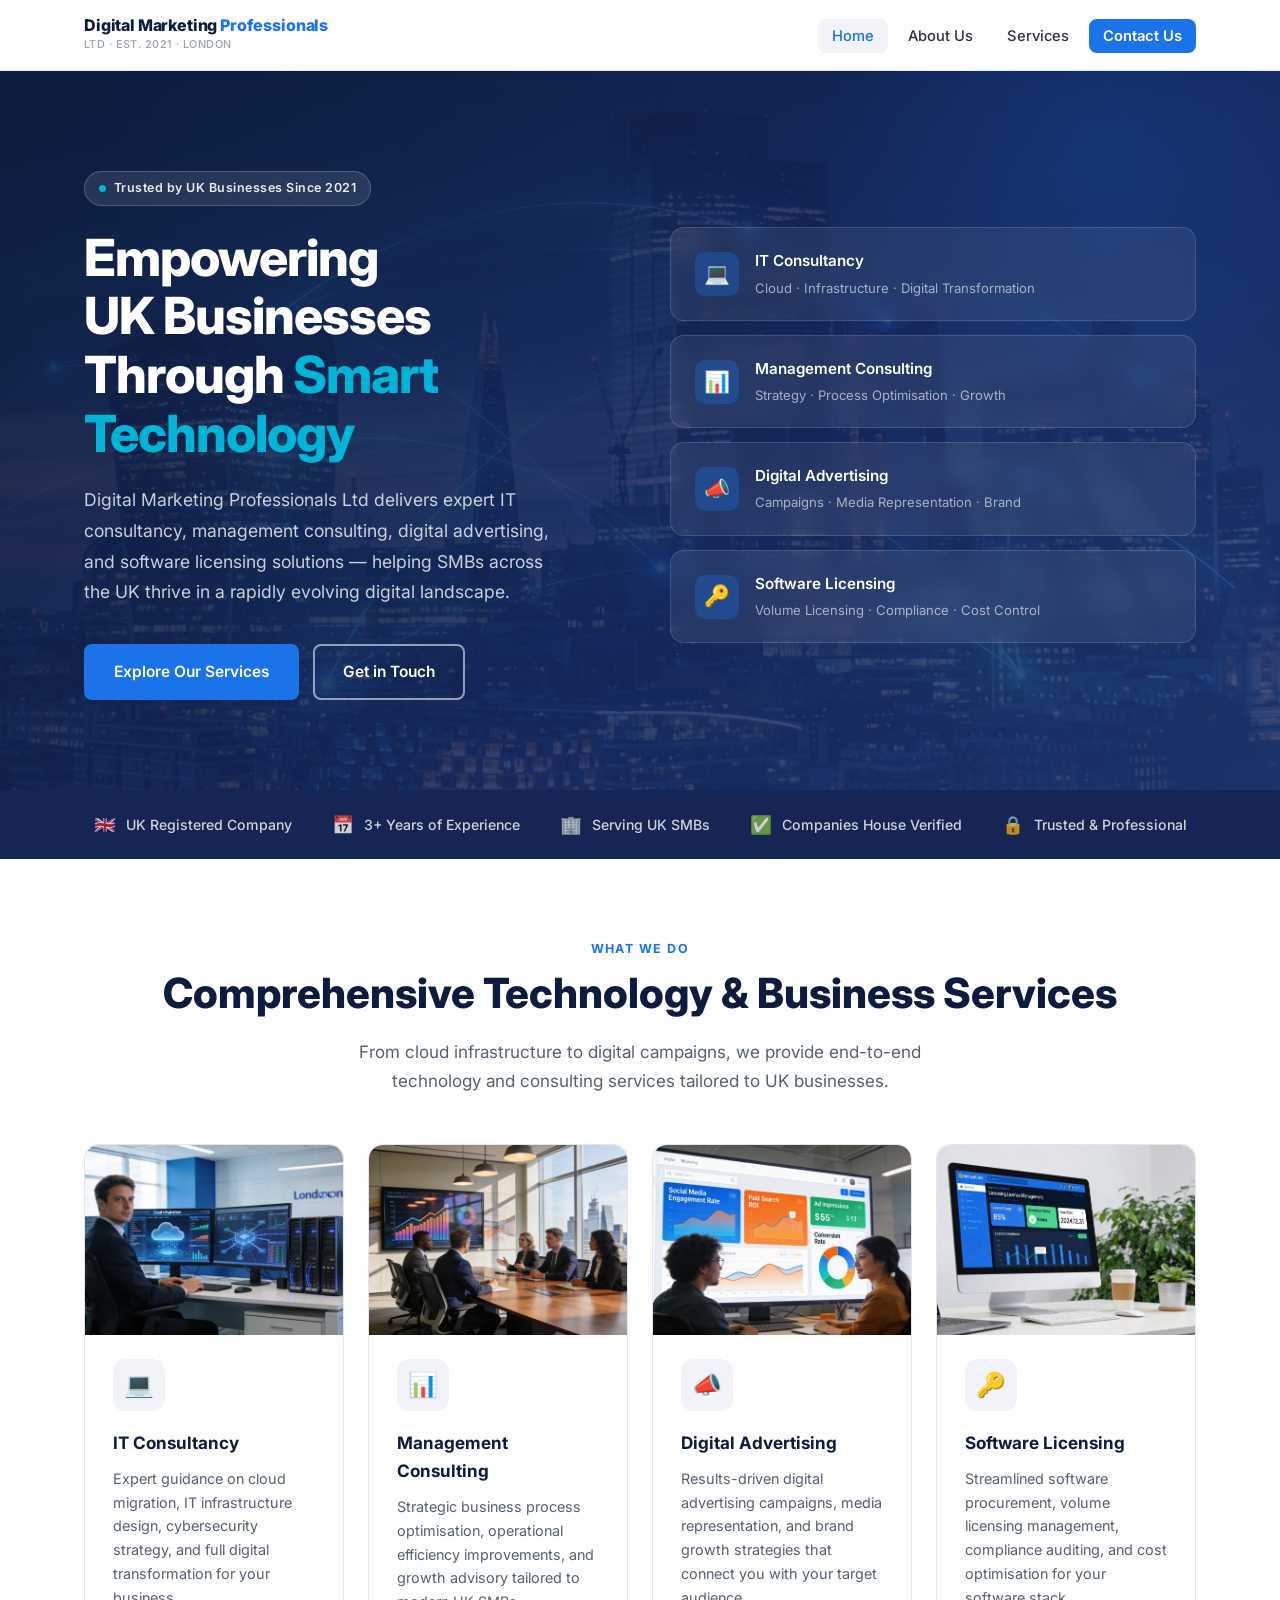
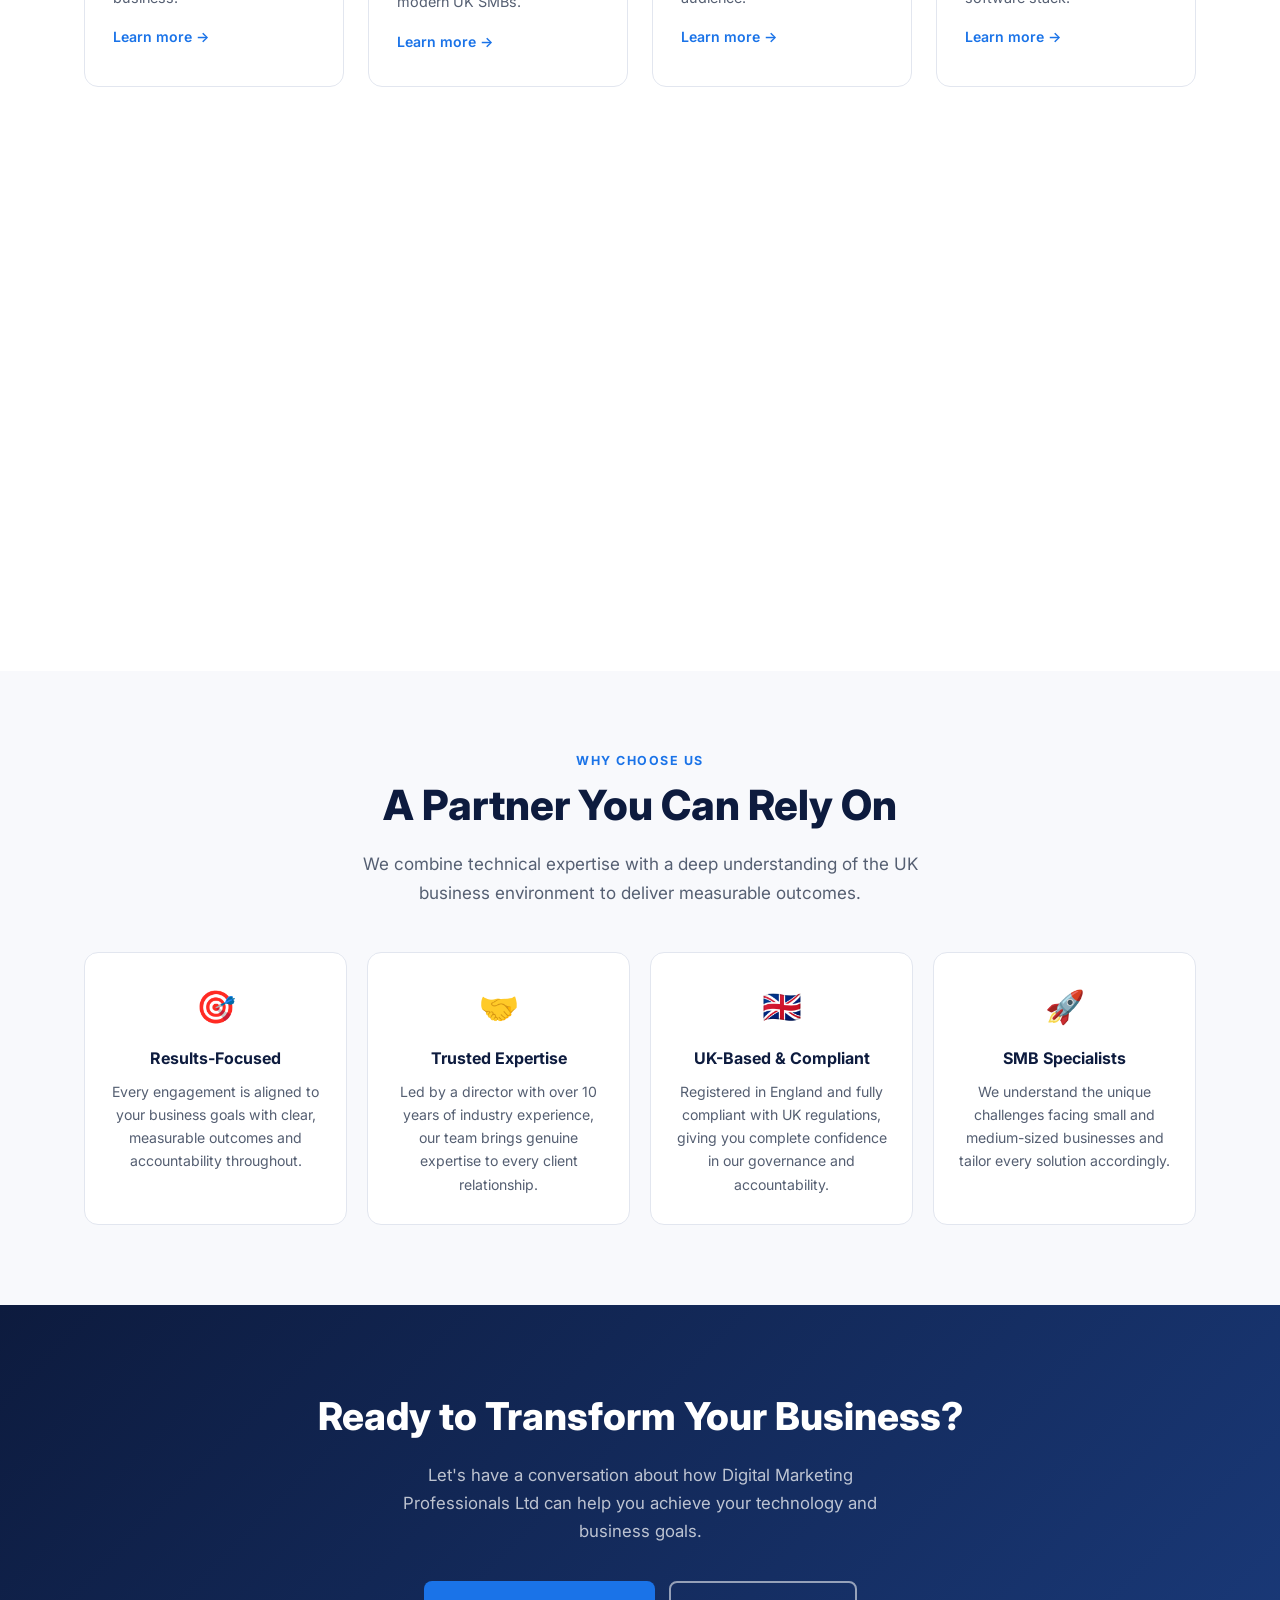
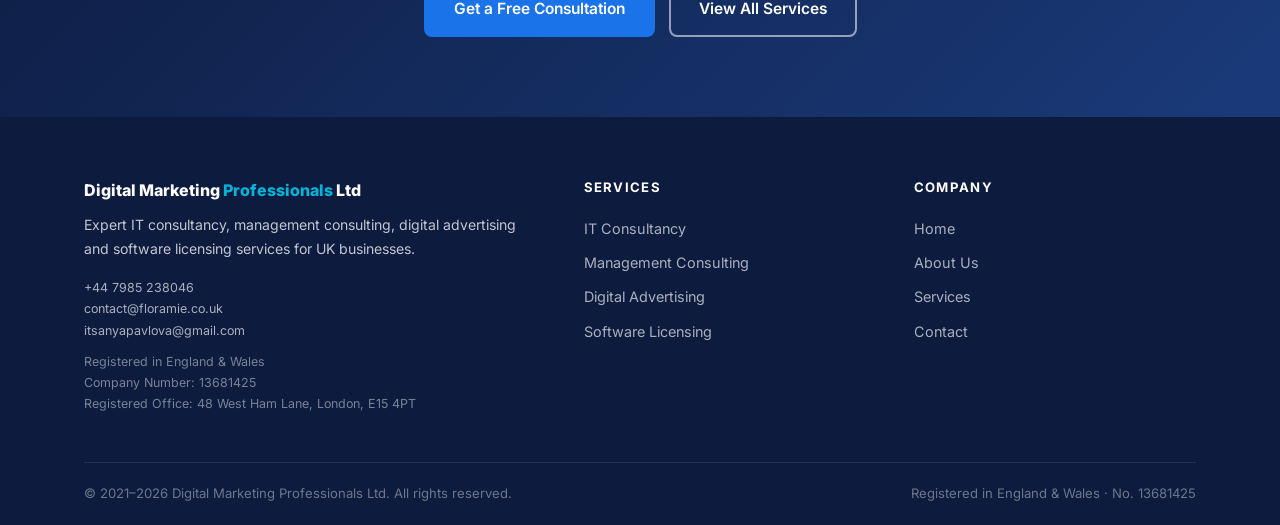
<file: index.html>
<!DOCTYPE html>
<html lang="en">
<head>
  <meta charset="UTF-8" />
  <meta name="viewport" content="width=device-width, initial-scale=1.0" />
  <meta name="description" content="Digital Marketing Professionals Ltd — London-based IT consultancy specialising in IT consultancy, management consulting, digital advertising and software licensing for UK businesses." />
  <title>Digital Marketing Professionals Ltd | IT Consultancy London</title>
  <link rel="stylesheet" href="css/styles.css" />
</head>
<body>

  <!-- ===== PRELOADER ===== -->
  <div id="preloader">
    <div class="preloader-logo">Digital Marketing <span>Professionals</span> Ltd</div>
    <div class="preloader-bar"></div>
  </div>

  <!-- ===== HEADER ===== -->
  <header class="site-header">
    <nav class="nav container">
      <a href="index.html" class="nav-logo">
        <span class="nav-logo-name">Digital Marketing<span> Professionals</span></span>
        <span class="nav-logo-tag">Ltd · Est. 2021 · London</span>
      </a>
      <button class="nav-toggle" aria-label="Toggle navigation" aria-expanded="false">
        <span></span><span></span><span></span>
      </button>
      <ul class="nav-links">
        <li><a href="index.html" class="active">Home</a></li>
        <li><a href="about.html">About Us</a></li>
        <li><a href="services.html">Services</a></li>
        <li><a href="contact.html" class="nav-cta">Contact Us</a></li>
      </ul>
    </nav>
  </header>

  <!-- ===== HERO ===== -->
  <section class="hero">
    <div class="container">
      <div class="hero-inner">
        <div class="hero-content">
          <div class="hero-badge">
            <span class="hero-badge-dot"></span>
            Trusted by UK Businesses Since 2021
          </div>
          <h1>Empowering UK&nbsp;Businesses Through <span>Smart Technology</span></h1>
          <p class="hero-desc">
            Digital Marketing Professionals Ltd delivers expert IT consultancy, management consulting, digital advertising, and software licensing solutions — helping SMBs across the UK thrive in a rapidly evolving digital landscape.
          </p>
          <div class="hero-actions">
            <a href="services.html" class="btn btn-primary">Explore Our Services</a>
            <a href="contact.html" class="btn btn-outline">Get in Touch</a>
          </div>
        </div>

        <div class="hero-visual">
          <div class="hero-card">
            <div class="hero-card-icon">💻</div>
            <div class="hero-card-text">
              <strong>IT Consultancy</strong>
              <span>Cloud · Infrastructure · Digital Transformation</span>
            </div>
          </div>
          <div class="hero-card">
            <div class="hero-card-icon">📊</div>
            <div class="hero-card-text">
              <strong>Management Consulting</strong>
              <span>Strategy · Process Optimisation · Growth</span>
            </div>
          </div>
          <div class="hero-card">
            <div class="hero-card-icon">📣</div>
            <div class="hero-card-text">
              <strong>Digital Advertising</strong>
              <span>Campaigns · Media Representation · Brand</span>
            </div>
          </div>
          <div class="hero-card">
            <div class="hero-card-icon">🔑</div>
            <div class="hero-card-text">
              <strong>Software Licensing</strong>
              <span>Volume Licensing · Compliance · Cost Control</span>
            </div>
          </div>
        </div>
      </div>
    </div>
  </section>

  <!-- ===== TRUST BAR ===== -->
  <div class="trust-bar">
    <div class="container">
      <div class="trust-bar-inner">
        <div class="trust-item">
          <span class="trust-item-icon">🇬🇧</span>
          <span>UK Registered Company</span>
        </div>
        <div class="trust-item">
          <span class="trust-item-icon">📅</span>
          <span>3+ Years of Experience</span>
        </div>
        <div class="trust-item">
          <span class="trust-item-icon">🏢</span>
          <span>Serving UK SMBs</span>
        </div>
        <div class="trust-item">
          <span class="trust-item-icon">✅</span>
          <span>Companies House Verified</span>
        </div>
        <div class="trust-item">
          <span class="trust-item-icon">🔒</span>
          <span>Trusted &amp; Professional</span>
        </div>
      </div>
    </div>
  </div>

  <!-- ===== SERVICES PREVIEW ===== -->
  <section class="section fade-in">
    <div class="container">
      <div class="text-center">
        <p class="section-label">What We Do</p>
        <h2 class="section-title">Comprehensive Technology &amp; Business Services</h2>
        <p class="section-subtitle">From cloud infrastructure to digital campaigns, we provide end-to-end technology and consulting services tailored to UK businesses.</p>
      </div>

      <div class="services-grid">
        <div class="service-card">
          <img src="images/it-consultancy.jpg" alt="IT Consultancy" class="service-card-img" />
          <div class="service-card-body">
            <div class="service-icon">💻</div>
            <h3>IT Consultancy</h3>
            <p>Expert guidance on cloud migration, IT infrastructure design, cybersecurity strategy, and full digital transformation for your business.</p>
            <a href="services.html#it-consultancy" class="service-card-link">Learn more →</a>
          </div>
        </div>
        <div class="service-card">
          <img src="images/management-consulting.jpg" alt="Management Consulting" class="service-card-img" />
          <div class="service-card-body">
            <div class="service-icon">📊</div>
            <h3>Management Consulting</h3>
            <p>Strategic business process optimisation, operational efficiency improvements, and growth advisory tailored to modern UK SMBs.</p>
            <a href="services.html#management-consulting" class="service-card-link">Learn more →</a>
          </div>
        </div>
        <div class="service-card">
          <img src="images/digital-advertising.jpg" alt="Digital Advertising" class="service-card-img" />
          <div class="service-card-body">
            <div class="service-icon">📣</div>
            <h3>Digital Advertising</h3>
            <p>Results-driven digital advertising campaigns, media representation, and brand growth strategies that connect you with your target audience.</p>
            <a href="services.html#digital-advertising" class="service-card-link">Learn more →</a>
          </div>
        </div>
        <div class="service-card">
          <img src="images/software-licensing.jpg" alt="Software Licensing" class="service-card-img" />
          <div class="service-card-body">
            <div class="service-icon">🔑</div>
            <h3>Software Licensing</h3>
            <p>Streamlined software procurement, volume licensing management, compliance auditing, and cost optimisation for your software stack.</p>
            <a href="services.html#software-licensing" class="service-card-link">Learn more →</a>
          </div>
        </div>
      </div>
    </div>
  </section>

  <!-- ===== STATS ===== -->
  <section class="section section--dark fade-in">
    <div class="container">
      <div class="text-center">
        <p class="section-label" style="color: var(--teal);">Our Track Record</p>
        <h2 class="section-title">Committed to Excellence Since Day One</h2>
        <p class="section-subtitle">Since our founding in October 2021, we have built a reputation for delivering reliable, practical technology solutions to UK businesses.</p>
      </div>
      <div class="stats-grid">
        <div class="stat-item">
          <div class="stat-number">3+</div>
          <div class="stat-label">Years in Business</div>
        </div>
        <div class="stat-item">
          <div class="stat-number">4</div>
          <div class="stat-label">Core Service Lines</div>
        </div>
        <div class="stat-item">
          <div class="stat-number">UK</div>
          <div class="stat-label">Based &amp; Regulated</div>
        </div>
        <div class="stat-item">
          <div class="stat-number">SMB</div>
          <div class="stat-label">Focused &amp; Dedicated</div>
        </div>
      </div>
    </div>
  </section>

  <!-- ===== WHY CHOOSE US ===== -->
  <section class="section section--alt fade-in">
    <div class="container">
      <div class="text-center">
        <p class="section-label">Why Choose Us</p>
        <h2 class="section-title">A Partner You Can Rely On</h2>
        <p class="section-subtitle">We combine technical expertise with a deep understanding of the UK business environment to deliver measurable outcomes.</p>
      </div>
      <div class="values-grid" style="margin-top: 44px;">
        <div class="value-card">
          <div class="value-icon">🎯</div>
          <h3>Results-Focused</h3>
          <p>Every engagement is aligned to your business goals with clear, measurable outcomes and accountability throughout.</p>
        </div>
        <div class="value-card">
          <div class="value-icon">🤝</div>
          <h3>Trusted Expertise</h3>
          <p>Led by a director with over 10 years of industry experience, our team brings genuine expertise to every client relationship.</p>
        </div>
        <div class="value-card">
          <div class="value-icon">🇬🇧</div>
          <h3>UK-Based &amp; Compliant</h3>
          <p>Registered in England and fully compliant with UK regulations, giving you complete confidence in our governance and accountability.</p>
        </div>
        <div class="value-card">
          <div class="value-icon">🚀</div>
          <h3>SMB Specialists</h3>
          <p>We understand the unique challenges facing small and medium-sized businesses and tailor every solution accordingly.</p>
        </div>
      </div>
    </div>
  </section>

  <!-- ===== CTA ===== -->
  <section class="cta-section">
    <div class="container">
      <h2>Ready to Transform Your Business?</h2>
      <p>Let's have a conversation about how Digital Marketing Professionals Ltd can help you achieve your technology and business goals.</p>
      <div class="cta-actions">
        <a href="contact.html" class="btn btn-primary">Get a Free Consultation</a>
        <a href="services.html" class="btn btn-outline">View All Services</a>
      </div>
    </div>
  </section>

  <!-- ===== FOOTER ===== -->
  <footer class="site-footer">
    <div class="container">
      <div class="footer-grid">
        <div>
          <div class="footer-brand-name">Digital Marketing <span>Professionals</span> Ltd</div>
          <p class="footer-tagline">Expert IT consultancy, management consulting, digital advertising and software licensing services for UK businesses.</p>
          <p class="footer-reg" style="margin-bottom: 10px;">
            <a href="tel:+447985238046" style="color: rgba(255,255,255,0.65);">+44 7985 238046</a><br />
            <a href="mailto:contact@floramie.co.uk" style="color: rgba(255,255,255,0.65);">contact@floramie.co.uk</a><br />
            <a href="mailto:itsanyapavlova@gmail.com" style="color: rgba(255,255,255,0.65);">itsanyapavlova@gmail.com</a>
          </p>
          <p class="footer-reg">
            Registered in England &amp; Wales<br />
            Company Number: 13681425<br />
            Registered Office: 48 West Ham Lane, London, E15 4PT
          </p>
        </div>
        <div class="footer-col">
          <h4>Services</h4>
          <ul>
            <li><a href="services.html#it-consultancy">IT Consultancy</a></li>
            <li><a href="services.html#management-consulting">Management Consulting</a></li>
            <li><a href="services.html#digital-advertising">Digital Advertising</a></li>
            <li><a href="services.html#software-licensing">Software Licensing</a></li>
          </ul>
        </div>
        <div class="footer-col">
          <h4>Company</h4>
          <ul>
            <li><a href="index.html">Home</a></li>
            <li><a href="about.html">About Us</a></li>
            <li><a href="services.html">Services</a></li>
            <li><a href="contact.html">Contact</a></li>
          </ul>
        </div>
      </div>
      <div class="footer-bottom">
        <span>&copy; 2021–2026 Digital Marketing Professionals Ltd. All rights reserved.</span>
        <span>Registered in England &amp; Wales · No. 13681425</span>
      </div>
    </div>
  </footer>

  <script src="js/main.js"></script>
</body>
</html>
</file>
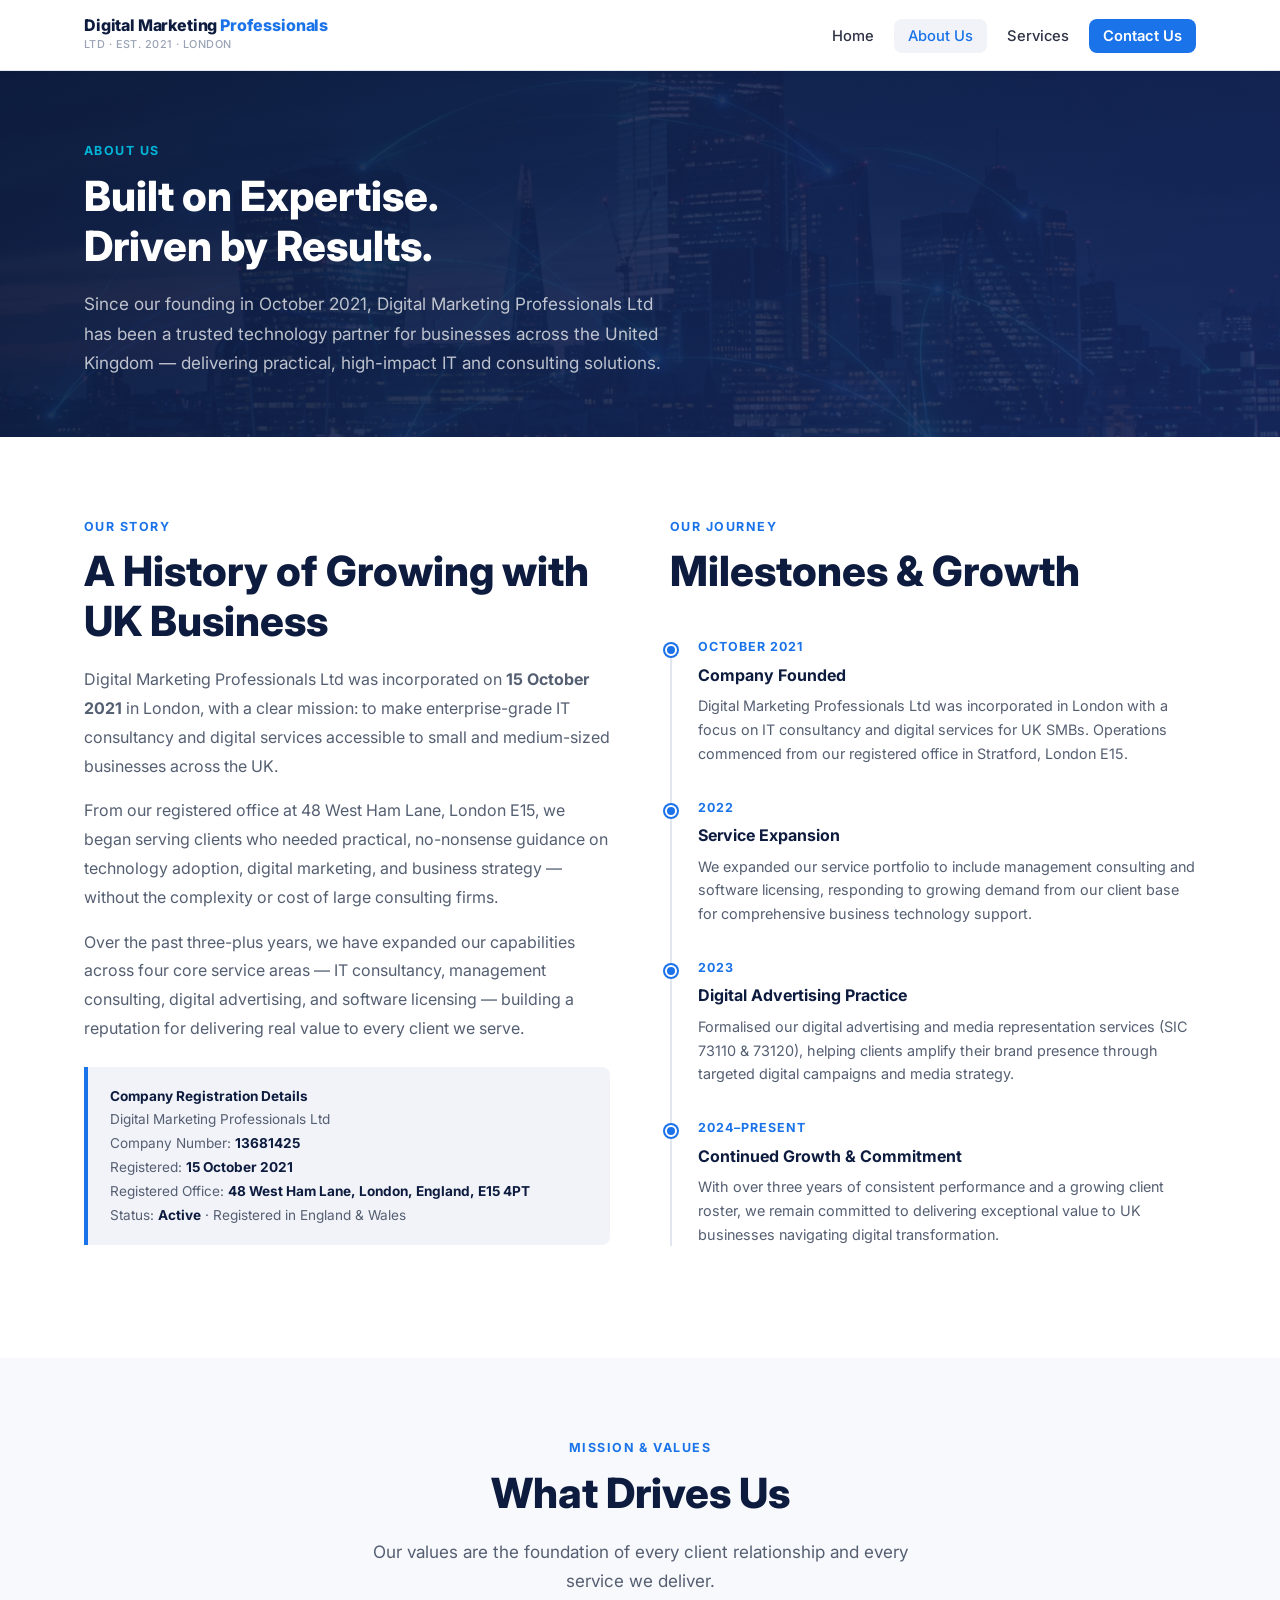
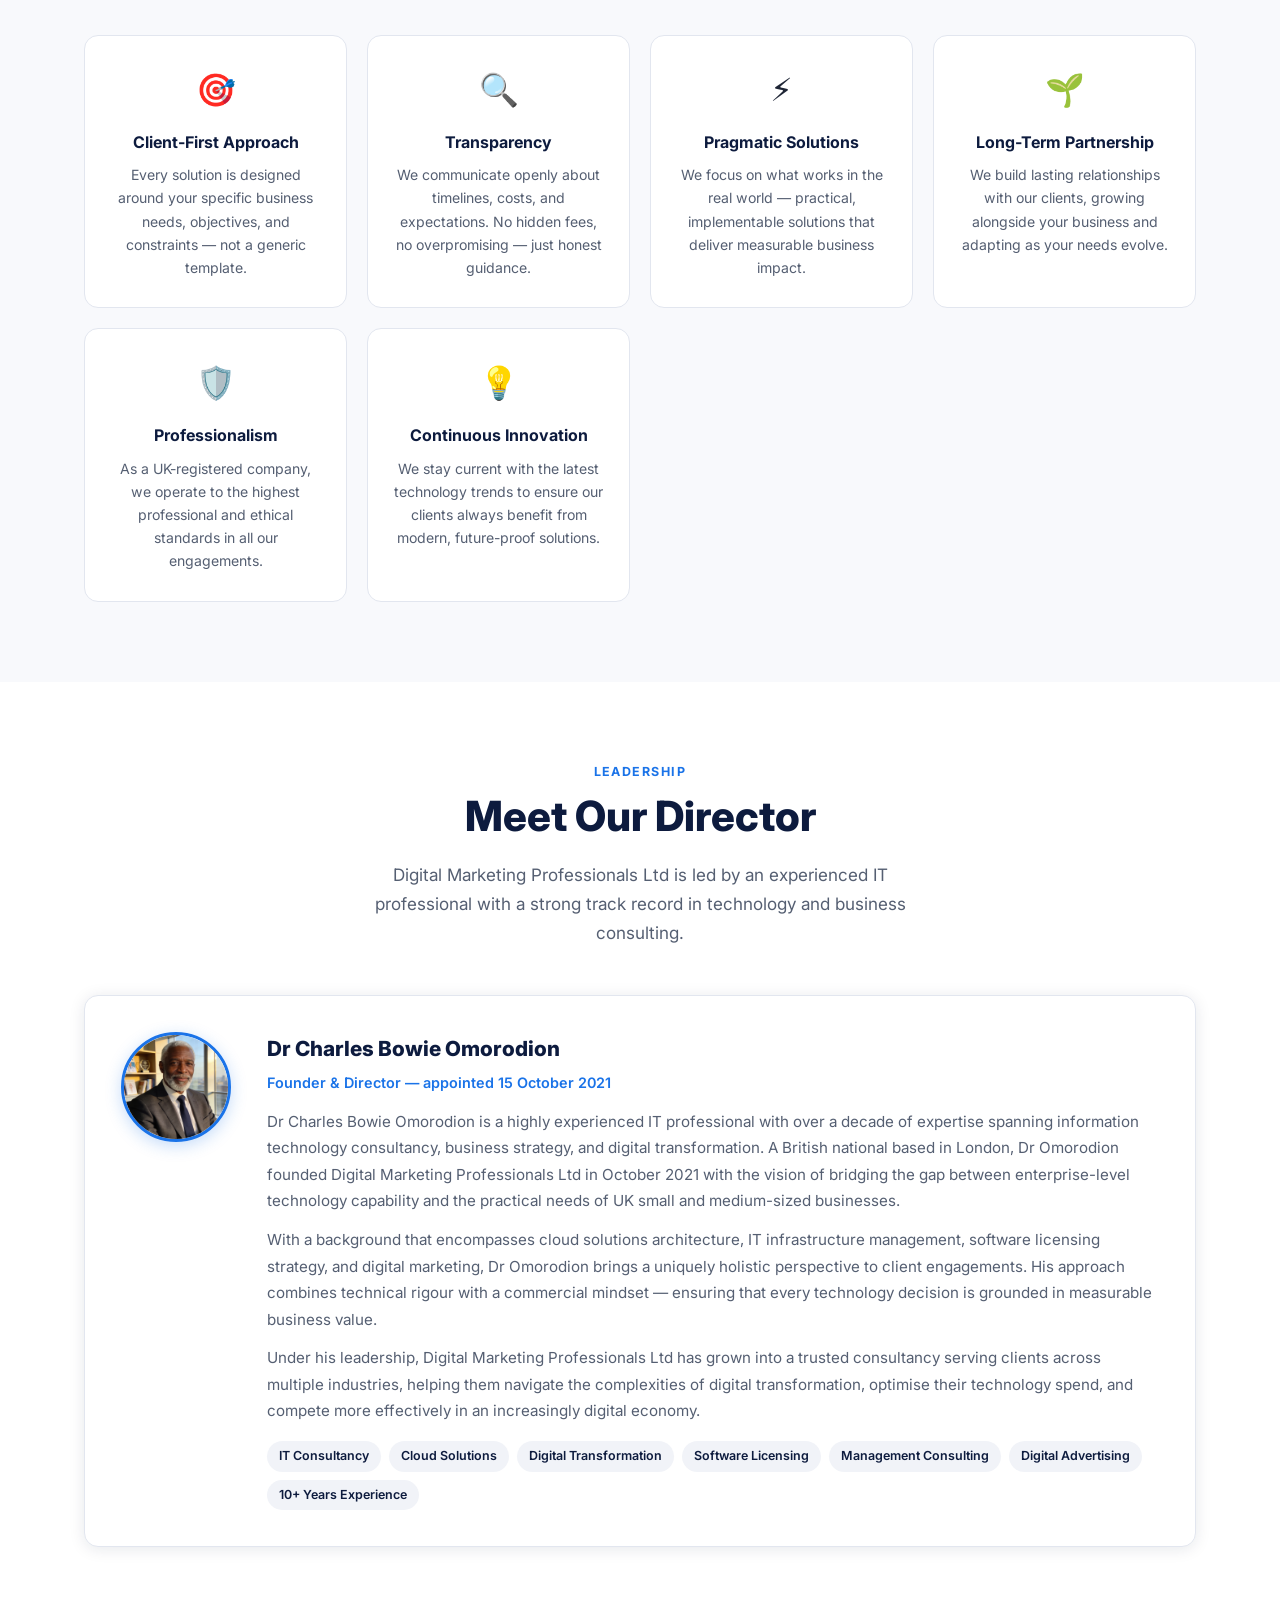
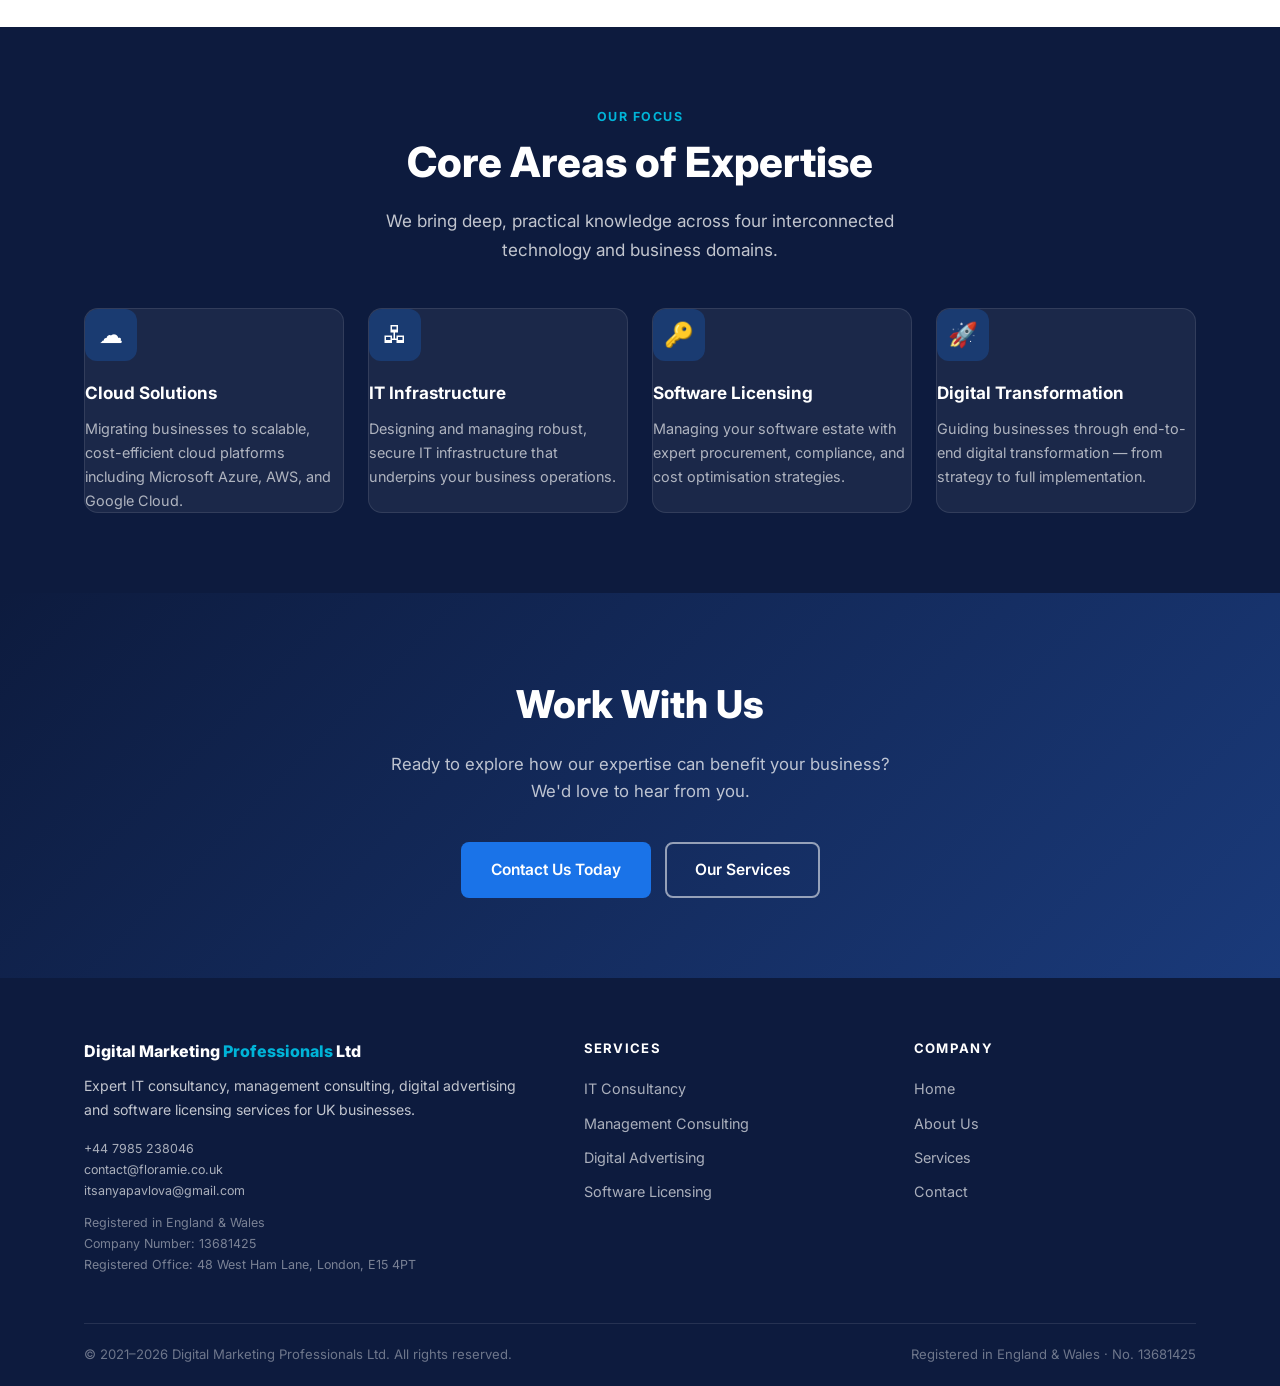
<file: about.html>
<!DOCTYPE html>
<html lang="en">
<head>
  <meta charset="UTF-8" />
  <meta name="viewport" content="width=device-width, initial-scale=1.0" />
  <meta name="description" content="About Digital Marketing Professionals Ltd — Founded in October 2021, we are a London-based IT consultancy with 3+ years of experience helping UK SMBs grow through technology." />
  <title>About Us | Digital Marketing Professionals Ltd</title>
  <link rel="stylesheet" href="css/styles.css" />
</head>
<body>

  <!-- ===== PRELOADER ===== -->
  <div id="preloader">
    <div class="preloader-logo">Digital Marketing <span>Professionals</span> Ltd</div>
    <div class="preloader-bar"></div>
  </div>

  <!-- ===== HEADER ===== -->
  <header class="site-header">
    <nav class="nav container">
      <a href="index.html" class="nav-logo">
        <span class="nav-logo-name">Digital Marketing<span> Professionals</span></span>
        <span class="nav-logo-tag">Ltd · Est. 2021 · London</span>
      </a>
      <button class="nav-toggle" aria-label="Toggle navigation" aria-expanded="false">
        <span></span><span></span><span></span>
      </button>
      <ul class="nav-links">
        <li><a href="index.html">Home</a></li>
        <li><a href="about.html" class="active">About Us</a></li>
        <li><a href="services.html">Services</a></li>
        <li><a href="contact.html" class="nav-cta">Contact Us</a></li>
      </ul>
    </nav>
  </header>

  <!-- ===== PAGE HERO ===== -->
  <section class="page-hero">
    <div class="container">
      <p class="section-label">About Us</p>
      <h1 class="section-title">Built on Expertise.<br />Driven by Results.</h1>
      <p class="section-subtitle">
        Since our founding in October 2021, Digital Marketing Professionals Ltd has been a trusted technology partner for businesses across the United Kingdom — delivering practical, high-impact IT and consulting solutions.
      </p>
    </div>
  </section>

  <!-- ===== OUR STORY ===== -->
  <section class="section">
    <div class="container">
      <div style="display: grid; grid-template-columns: 1fr 1fr; gap: 60px; align-items: start;">
        <div>
          <p class="section-label">Our Story</p>
          <h2 class="section-title">A History of Growing with UK Business</h2>
          <p style="color: var(--gray-600); line-height: 1.8; margin-bottom: 16px;">
            Digital Marketing Professionals Ltd was incorporated on <strong>15 October 2021</strong> in London, with a clear mission: to make enterprise-grade IT consultancy and digital services accessible to small and medium-sized businesses across the UK.
          </p>
          <p style="color: var(--gray-600); line-height: 1.8; margin-bottom: 16px;">
            From our registered office at 48 West Ham Lane, London E15, we began serving clients who needed practical, no-nonsense guidance on technology adoption, digital marketing, and business strategy — without the complexity or cost of large consulting firms.
          </p>
          <p style="color: var(--gray-600); line-height: 1.8; margin-bottom: 24px;">
            Over the past three-plus years, we have expanded our capabilities across four core service areas — IT consultancy, management consulting, digital advertising, and software licensing — building a reputation for delivering real value to every client we serve.
          </p>
          <div class="reg-box">
            <strong>Company Registration Details</strong><br />
            Digital Marketing Professionals Ltd<br />
            Company Number: <strong>13681425</strong><br />
            Registered: <strong>15 October 2021</strong><br />
            Registered Office: <strong>48 West Ham Lane, London, England, E15 4PT</strong><br />
            Status: <strong>Active</strong> · Registered in England &amp; Wales
          </div>
        </div>
        <div>
          <p class="section-label">Our Journey</p>
          <h2 class="section-title">Milestones &amp; Growth</h2>
          <div class="timeline">
            <div class="timeline-item">
              <div class="timeline-year">October 2021</div>
              <h3>Company Founded</h3>
              <p>Digital Marketing Professionals Ltd was incorporated in London with a focus on IT consultancy and digital services for UK SMBs. Operations commenced from our registered office in Stratford, London E15.</p>
            </div>
            <div class="timeline-item">
              <div class="timeline-year">2022</div>
              <h3>Service Expansion</h3>
              <p>We expanded our service portfolio to include management consulting and software licensing, responding to growing demand from our client base for comprehensive business technology support.</p>
            </div>
            <div class="timeline-item">
              <div class="timeline-year">2023</div>
              <h3>Digital Advertising Practice</h3>
              <p>Formalised our digital advertising and media representation services (SIC 73110 &amp; 73120), helping clients amplify their brand presence through targeted digital campaigns and media strategy.</p>
            </div>
            <div class="timeline-item">
              <div class="timeline-year">2024–Present</div>
              <h3>Continued Growth &amp; Commitment</h3>
              <p>With over three years of consistent performance and a growing client roster, we remain committed to delivering exceptional value to UK businesses navigating digital transformation.</p>
            </div>
          </div>
        </div>
      </div>
    </div>
  </section>

  <!-- ===== MISSION & VALUES ===== -->
  <section class="section section--alt">
    <div class="container">
      <div class="text-center">
        <p class="section-label">Mission &amp; Values</p>
        <h2 class="section-title">What Drives Us</h2>
        <p class="section-subtitle">Our values are the foundation of every client relationship and every service we deliver.</p>
      </div>
      <div class="values-grid">
        <div class="value-card">
          <div class="value-icon">🎯</div>
          <h3>Client-First Approach</h3>
          <p>Every solution is designed around your specific business needs, objectives, and constraints — not a generic template.</p>
        </div>
        <div class="value-card">
          <div class="value-icon">🔍</div>
          <h3>Transparency</h3>
          <p>We communicate openly about timelines, costs, and expectations. No hidden fees, no overpromising — just honest guidance.</p>
        </div>
        <div class="value-card">
          <div class="value-icon">⚡</div>
          <h3>Pragmatic Solutions</h3>
          <p>We focus on what works in the real world — practical, implementable solutions that deliver measurable business impact.</p>
        </div>
        <div class="value-card">
          <div class="value-icon">🌱</div>
          <h3>Long-Term Partnership</h3>
          <p>We build lasting relationships with our clients, growing alongside your business and adapting as your needs evolve.</p>
        </div>
        <div class="value-card">
          <div class="value-icon">🛡️</div>
          <h3>Professionalism</h3>
          <p>As a UK-registered company, we operate to the highest professional and ethical standards in all our engagements.</p>
        </div>
        <div class="value-card">
          <div class="value-icon">💡</div>
          <h3>Continuous Innovation</h3>
          <p>We stay current with the latest technology trends to ensure our clients always benefit from modern, future-proof solutions.</p>
        </div>
      </div>
    </div>
  </section>

  <!-- ===== FOUNDER BIO ===== -->
  <section class="section">
    <div class="container">
      <div class="text-center">
        <p class="section-label">Leadership</p>
        <h2 class="section-title">Meet Our Director</h2>
        <p class="section-subtitle">Digital Marketing Professionals Ltd is led by an experienced IT professional with a strong track record in technology and business consulting.</p>
      </div>

      <div class="founder-bio">
        <div class="founder-avatar">
          <img src="images/founder.jpg" alt="Dr Charles Bowie Omorodion — Director" />
        </div>
        <div>
          <div class="founder-name">Dr Charles Bowie Omorodion</div>
          <div class="founder-title">Founder &amp; Director — appointed 15 October 2021</div>
          <p class="founder-bio-text">
            Dr Charles Bowie Omorodion is a highly experienced IT professional with over a decade of expertise spanning information technology consultancy, business strategy, and digital transformation. A British national based in London, Dr Omorodion founded Digital Marketing Professionals Ltd in October 2021 with the vision of bridging the gap between enterprise-level technology capability and the practical needs of UK small and medium-sized businesses.
          </p>
          <p class="founder-bio-text" style="margin-top: 12px;">
            With a background that encompasses cloud solutions architecture, IT infrastructure management, software licensing strategy, and digital marketing, Dr Omorodion brings a uniquely holistic perspective to client engagements. His approach combines technical rigour with a commercial mindset — ensuring that every technology decision is grounded in measurable business value.
          </p>
          <p class="founder-bio-text" style="margin-top: 12px;">
            Under his leadership, Digital Marketing Professionals Ltd has grown into a trusted consultancy serving clients across multiple industries, helping them navigate the complexities of digital transformation, optimise their technology spend, and compete more effectively in an increasingly digital economy.
          </p>
          <div class="founder-tags">
            <span class="tag">IT Consultancy</span>
            <span class="tag">Cloud Solutions</span>
            <span class="tag">Digital Transformation</span>
            <span class="tag">Software Licensing</span>
            <span class="tag">Management Consulting</span>
            <span class="tag">Digital Advertising</span>
            <span class="tag">10+ Years Experience</span>
          </div>
        </div>
      </div>
    </div>
  </section>

  <!-- ===== FOCUS AREAS ===== -->
  <section class="section section--dark">
    <div class="container">
      <div class="text-center">
        <p class="section-label" style="color: var(--teal);">Our Focus</p>
        <h2 class="section-title">Core Areas of Expertise</h2>
        <p class="section-subtitle">We bring deep, practical knowledge across four interconnected technology and business domains.</p>
      </div>
      <div class="services-grid" style="margin-top: 44px;">
        <div class="service-card" style="background: rgba(255,255,255,0.06); border-color: rgba(255,255,255,0.1);">
          <div class="service-icon" style="background: rgba(26,115,232,0.25);">☁️</div>
          <h3 style="color: #fff;">Cloud Solutions</h3>
          <p style="color: rgba(255,255,255,0.65);">Migrating businesses to scalable, cost-efficient cloud platforms including Microsoft Azure, AWS, and Google Cloud.</p>
        </div>
        <div class="service-card" style="background: rgba(255,255,255,0.06); border-color: rgba(255,255,255,0.1);">
          <div class="service-icon" style="background: rgba(26,115,232,0.25);">🖧</div>
          <h3 style="color: #fff;">IT Infrastructure</h3>
          <p style="color: rgba(255,255,255,0.65);">Designing and managing robust, secure IT infrastructure that underpins your business operations.</p>
        </div>
        <div class="service-card" style="background: rgba(255,255,255,0.06); border-color: rgba(255,255,255,0.1);">
          <div class="service-icon" style="background: rgba(26,115,232,0.25);">🔑</div>
          <h3 style="color: #fff;">Software Licensing</h3>
          <p style="color: rgba(255,255,255,0.65);">Managing your software estate with expert procurement, compliance, and cost optimisation strategies.</p>
        </div>
        <div class="service-card" style="background: rgba(255,255,255,0.06); border-color: rgba(255,255,255,0.1);">
          <div class="service-icon" style="background: rgba(26,115,232,0.25);">🚀</div>
          <h3 style="color: #fff;">Digital Transformation</h3>
          <p style="color: rgba(255,255,255,0.65);">Guiding businesses through end-to-end digital transformation — from strategy to full implementation.</p>
        </div>
      </div>
    </div>
  </section>

  <!-- ===== CTA ===== -->
  <section class="cta-section">
    <div class="container">
      <h2>Work With Us</h2>
      <p>Ready to explore how our expertise can benefit your business? We'd love to hear from you.</p>
      <div class="cta-actions">
        <a href="contact.html" class="btn btn-primary">Contact Us Today</a>
        <a href="services.html" class="btn btn-outline">Our Services</a>
      </div>
    </div>
  </section>

  <!-- ===== FOOTER ===== -->
  <footer class="site-footer">
    <div class="container">
      <div class="footer-grid">
        <div>
          <div class="footer-brand-name">Digital Marketing <span>Professionals</span> Ltd</div>
          <p class="footer-tagline">Expert IT consultancy, management consulting, digital advertising and software licensing services for UK businesses.</p>
          <p class="footer-reg" style="margin-bottom: 10px;">
            <a href="tel:+447985238046" style="color: rgba(255,255,255,0.65);">+44 7985 238046</a><br />
            <a href="mailto:contact@floramie.co.uk" style="color: rgba(255,255,255,0.65);">contact@floramie.co.uk</a><br />
            <a href="mailto:itsanyapavlova@gmail.com" style="color: rgba(255,255,255,0.65);">itsanyapavlova@gmail.com</a>
          </p>
          <p class="footer-reg">
            Registered in England &amp; Wales<br />
            Company Number: 13681425<br />
            Registered Office: 48 West Ham Lane, London, E15 4PT
          </p>
        </div>
        <div class="footer-col">
          <h4>Services</h4>
          <ul>
            <li><a href="services.html#it-consultancy">IT Consultancy</a></li>
            <li><a href="services.html#management-consulting">Management Consulting</a></li>
            <li><a href="services.html#digital-advertising">Digital Advertising</a></li>
            <li><a href="services.html#software-licensing">Software Licensing</a></li>
          </ul>
        </div>
        <div class="footer-col">
          <h4>Company</h4>
          <ul>
            <li><a href="index.html">Home</a></li>
            <li><a href="about.html">About Us</a></li>
            <li><a href="services.html">Services</a></li>
            <li><a href="contact.html">Contact</a></li>
          </ul>
        </div>
      </div>
      <div class="footer-bottom">
        <span>&copy; 2021–2026 Digital Marketing Professionals Ltd. All rights reserved.</span>
        <span>Registered in England &amp; Wales · No. 13681425</span>
      </div>
    </div>
  </footer>

  <script src="js/main.js"></script>
</body>
</html>
</file>
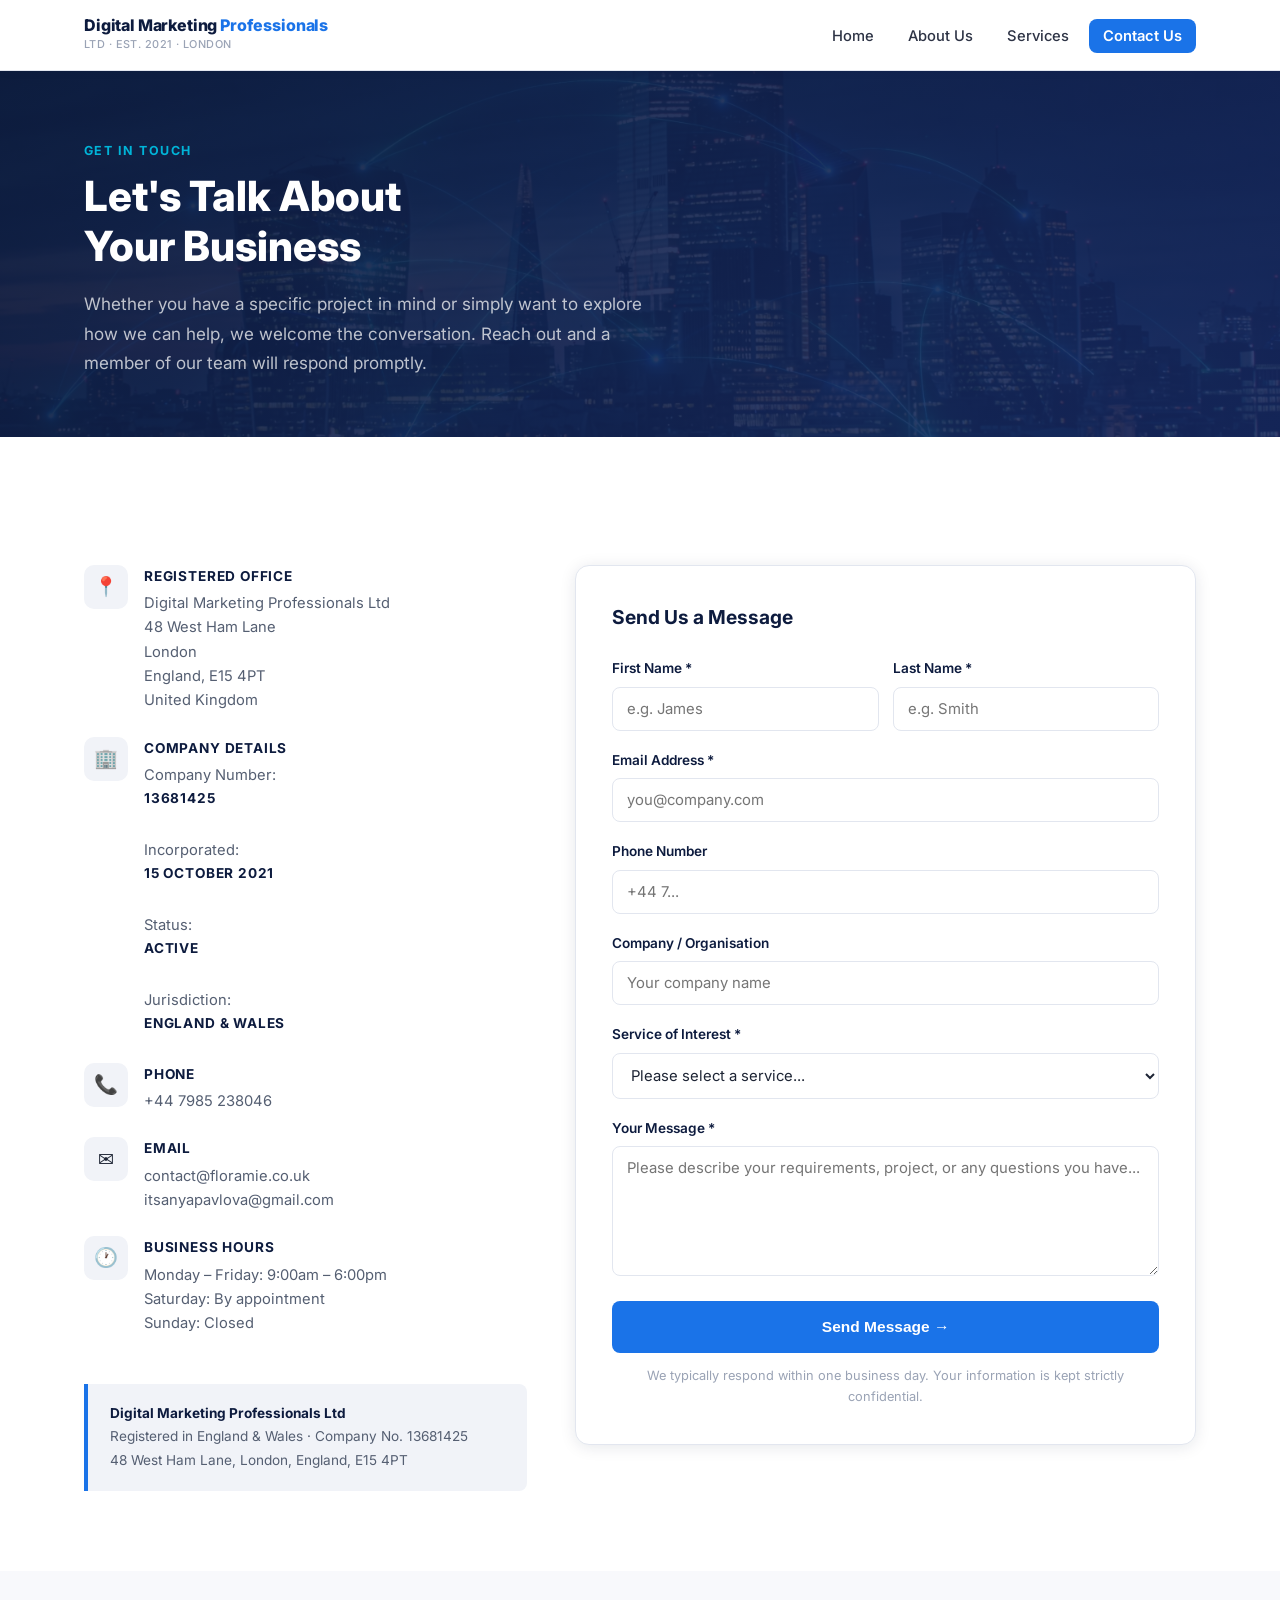
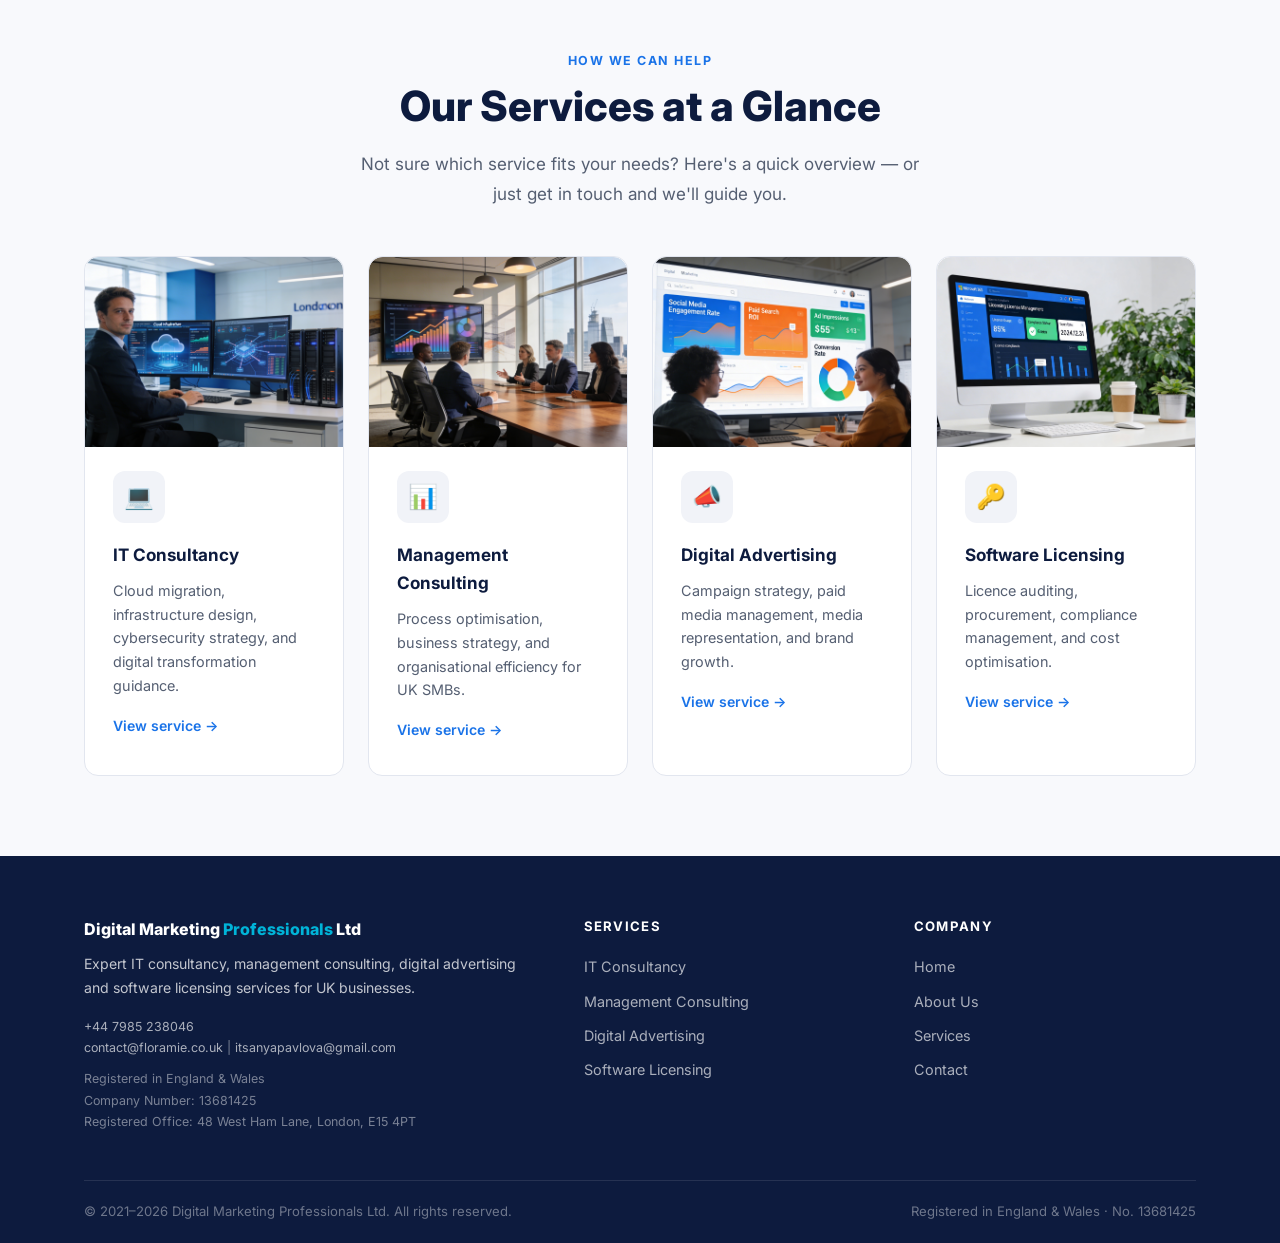
<file: contact.html>
<!DOCTYPE html>
<html lang="en">
<head>
  <meta charset="UTF-8" />
  <meta name="viewport" content="width=device-width, initial-scale=1.0" />
  <meta name="description" content="Contact Digital Marketing Professionals Ltd — London-based IT consultancy at 48 West Ham Lane, London E15 4PT. Get in touch for IT consultancy, management consulting, digital advertising and software licensing." />
  <title>Contact Us | Digital Marketing Professionals Ltd</title>
  <link rel="stylesheet" href="css/styles.css" />
</head>
<body>

  <!-- ===== PRELOADER ===== -->
  <div id="preloader">
    <div class="preloader-logo">Digital Marketing <span>Professionals</span> Ltd</div>
    <div class="preloader-bar"></div>
  </div>

  <!-- ===== HEADER ===== -->
  <header class="site-header">
    <nav class="nav container">
      <a href="index.html" class="nav-logo">
        <span class="nav-logo-name">Digital Marketing<span> Professionals</span></span>
        <span class="nav-logo-tag">Ltd · Est. 2021 · London</span>
      </a>
      <button class="nav-toggle" aria-label="Toggle navigation" aria-expanded="false">
        <span></span><span></span><span></span>
      </button>
      <ul class="nav-links">
        <li><a href="index.html">Home</a></li>
        <li><a href="about.html">About Us</a></li>
        <li><a href="services.html">Services</a></li>
        <li><a href="contact.html" class="active nav-cta">Contact Us</a></li>
      </ul>
    </nav>
  </header>

  <!-- ===== PAGE HERO ===== -->
  <section class="page-hero">
    <div class="container">
      <p class="section-label">Get in Touch</p>
      <h1 class="section-title">Let's Talk About<br />Your Business</h1>
      <p class="section-subtitle">
        Whether you have a specific project in mind or simply want to explore how we can help, we welcome the conversation. Reach out and a member of our team will respond promptly.
      </p>
    </div>
  </section>

  <!-- ===== CONTACT SECTION ===== -->
  <section class="section">
    <div class="container">
      <div class="contact-grid">

        <!-- Contact Info -->
        <div class="contact-info">

          <div class="contact-item">
            <div class="contact-item-icon">📍</div>
            <div class="contact-item-body">
              <strong>Registered Office</strong>
              <address>
                Digital Marketing Professionals Ltd<br />
                48 West Ham Lane<br />
                London<br />
                England, E15 4PT<br />
                United Kingdom
              </address>
            </div>
          </div>

          <div class="contact-item">
            <div class="contact-item-icon">🏢</div>
            <div class="contact-item-body">
              <strong>Company Details</strong>
              <p>
                Company Number: <strong>13681425</strong><br />
                Incorporated: <strong>15 October 2021</strong><br />
                Status: <strong>Active</strong><br />
                Jurisdiction: <strong>England &amp; Wales</strong>
              </p>
            </div>
          </div>

          <div class="contact-item">
            <div class="contact-item-icon">📞</div>
            <div class="contact-item-body">
              <strong>Phone</strong>
              <p><a href="tel:+447985238046" style="color: var(--gray-600);">+44 7985 238046</a></p>
            </div>
          </div>

          <div class="contact-item">
            <div class="contact-item-icon">✉️</div>
            <div class="contact-item-body">
              <strong>Email</strong>
              <p><a href="mailto:contact@floramie.co.uk" style="color: var(--gray-600);">contact@floramie.co.uk</a><br>
              <a href="mailto:itsanyapavlova@gmail.com" style="color: var(--gray-600);">itsanyapavlova@gmail.com</a></p>
            </div>
          </div>

          <div class="contact-item">
            <div class="contact-item-icon">🕐</div>
            <div class="contact-item-body">
              <strong>Business Hours</strong>
              <p>
                Monday – Friday: 9:00am – 6:00pm<br />
                Saturday: By appointment<br />
                Sunday: Closed
              </p>
            </div>
          </div>

          <div class="reg-box">
            <strong>Digital Marketing Professionals Ltd</strong><br />
            Registered in England &amp; Wales · Company No. 13681425<br />
            48 West Ham Lane, London, England, E15 4PT
          </div>
        </div>

        <!-- Contact Form -->
        <div class="contact-form-wrap">
          <div id="success-msg" style="display:none; background:#e8f5e9; border:1px solid #a5d6a7; border-radius:8px; padding:14px 18px; color:#2e7d32; font-size:0.93rem; margin-bottom:20px;">
            ✅ <strong>Message sent!</strong> Thank you for getting in touch. We'll respond within one business day.
          </div>
          <h3>Send Us a Message</h3>
          <form action="https://formsubmit.co/contact@floramie.co.uk" method="POST">
            <!-- FormSubmit config -->
            <input type="hidden" name="_subject" value="New Enquiry — Digital Marketing Professionals Ltd" />
            <input type="hidden" name="_next" value="https://floramie.co.uk/contact.html?sent=1" />
            <input type="hidden" name="_template" value="table" />
            <input type="hidden" name="_captcha" value="true" />
            <input type="text" name="_honey" style="display:none" />

            <div class="form-row">
              <div class="form-group">
                <label for="first-name">First Name *</label>
                <input type="text" id="first-name" name="First Name" placeholder="e.g. James" required />
              </div>
              <div class="form-group">
                <label for="last-name">Last Name *</label>
                <input type="text" id="last-name" name="Last Name" placeholder="e.g. Smith" required />
              </div>
            </div>
            <div class="form-group">
              <label for="email">Email Address *</label>
              <input type="email" id="email" name="Email" placeholder="you@company.com" required />
            </div>
            <div class="form-group">
              <label for="phone">Phone Number</label>
              <input type="tel" id="phone" name="Phone" placeholder="+44 7..." />
            </div>
            <div class="form-group">
              <label for="company">Company / Organisation</label>
              <input type="text" id="company" name="Company" placeholder="Your company name" />
            </div>
            <div class="form-group">
              <label for="service">Service of Interest *</label>
              <select id="service" name="Service" required>
                <option value="" disabled selected>Please select a service...</option>
                <option value="IT Consultancy">IT Consultancy</option>
                <option value="Management Consulting">Management Consulting</option>
                <option value="Digital Advertising">Digital Advertising</option>
                <option value="Software Licensing">Software Licensing</option>
                <option value="Multiple Services">Multiple Services</option>
                <option value="General Enquiry">General Enquiry</option>
              </select>
            </div>
            <div class="form-group">
              <label for="message">Your Message *</label>
              <textarea id="message" name="Message" placeholder="Please describe your requirements, project, or any questions you have..." required></textarea>
            </div>
            <button type="submit" class="btn btn-primary" style="width: 100%; justify-content: center; padding: 15px;">
              Send Message →
            </button>
            <p style="font-size: 0.8rem; color: var(--gray-400); margin-top: 12px; text-align: center;">
              We typically respond within one business day. Your information is kept strictly confidential.
            </p>
          </form>
        </div>
      </div>

    </div>
  </section>

  <!-- ===== SERVICE CARDS ===== -->
  <section class="section section--alt">
    <div class="container">
      <div class="text-center">
        <p class="section-label">How We Can Help</p>
        <h2 class="section-title">Our Services at a Glance</h2>
        <p class="section-subtitle">Not sure which service fits your needs? Here's a quick overview — or just get in touch and we'll guide you.</p>
      </div>
      <div class="services-grid">
        <div class="service-card">
          <img src="images/it-consultancy.jpg" alt="IT Consultancy" class="service-card-img" />
          <div class="service-card-body">
            <div class="service-icon">💻</div>
            <h3>IT Consultancy</h3>
            <p>Cloud migration, infrastructure design, cybersecurity strategy, and digital transformation guidance.</p>
            <a href="services.html#it-consultancy" class="service-card-link">View service →</a>
          </div>
        </div>
        <div class="service-card">
          <img src="images/management-consulting.jpg" alt="Management Consulting" class="service-card-img" />
          <div class="service-card-body">
            <div class="service-icon">📊</div>
            <h3>Management Consulting</h3>
            <p>Process optimisation, business strategy, and organisational efficiency for UK SMBs.</p>
            <a href="services.html#management-consulting" class="service-card-link">View service →</a>
          </div>
        </div>
        <div class="service-card">
          <img src="images/digital-advertising.jpg" alt="Digital Advertising" class="service-card-img" />
          <div class="service-card-body">
            <div class="service-icon">📣</div>
            <h3>Digital Advertising</h3>
            <p>Campaign strategy, paid media management, media representation, and brand growth.</p>
            <a href="services.html#digital-advertising" class="service-card-link">View service →</a>
          </div>
        </div>
        <div class="service-card">
          <img src="images/software-licensing.jpg" alt="Software Licensing" class="service-card-img" />
          <div class="service-card-body">
            <div class="service-icon">🔑</div>
            <h3>Software Licensing</h3>
            <p>Licence auditing, procurement, compliance management, and cost optimisation.</p>
            <a href="services.html#software-licensing" class="service-card-link">View service →</a>
          </div>
        </div>
      </div>
    </div>
  </section>

  <!-- ===== FOOTER ===== -->
  <footer class="site-footer">
    <div class="container">
      <div class="footer-grid">
        <div>
          <div class="footer-brand-name">Digital Marketing <span>Professionals</span> Ltd</div>
          <p class="footer-tagline">Expert IT consultancy, management consulting, digital advertising and software licensing services for UK businesses.</p>
          <p class="footer-reg" style="margin-bottom: 10px;">
            <a href="tel:+447985238046" style="color: rgba(255,255,255,0.65);">+44 7985 238046</a><br />
            <a href="mailto:contact@floramie.co.uk" style="color: rgba(255,255,255,0.65);">contact@floramie.co.uk</a> | <a href="mailto:itsanyapavlova@gmail.com" style="color: rgba(255,255,255,0.65);">itsanyapavlova@gmail.com</a>
          </p>
          <p class="footer-reg">
            Registered in England &amp; Wales<br />
            Company Number: 13681425<br />
            Registered Office: 48 West Ham Lane, London, E15 4PT
          </p>
        </div>
        <div class="footer-col">
          <h4>Services</h4>
          <ul>
            <li><a href="services.html#it-consultancy">IT Consultancy</a></li>
            <li><a href="services.html#management-consulting">Management Consulting</a></li>
            <li><a href="services.html#digital-advertising">Digital Advertising</a></li>
            <li><a href="services.html#software-licensing">Software Licensing</a></li>
          </ul>
        </div>
        <div class="footer-col">
          <h4>Company</h4>
          <ul>
            <li><a href="index.html">Home</a></li>
            <li><a href="about.html">About Us</a></li>
            <li><a href="services.html">Services</a></li>
            <li><a href="contact.html">Contact</a></li>
          </ul>
        </div>
      </div>
      <div class="footer-bottom">
        <span>&copy; 2021–2026 Digital Marketing Professionals Ltd. All rights reserved.</span>
        <span>Registered in England &amp; Wales · No. 13681425</span>
      </div>
    </div>
  </footer>

  <script src="js/main.js"></script>
</body>
</html>
</file>
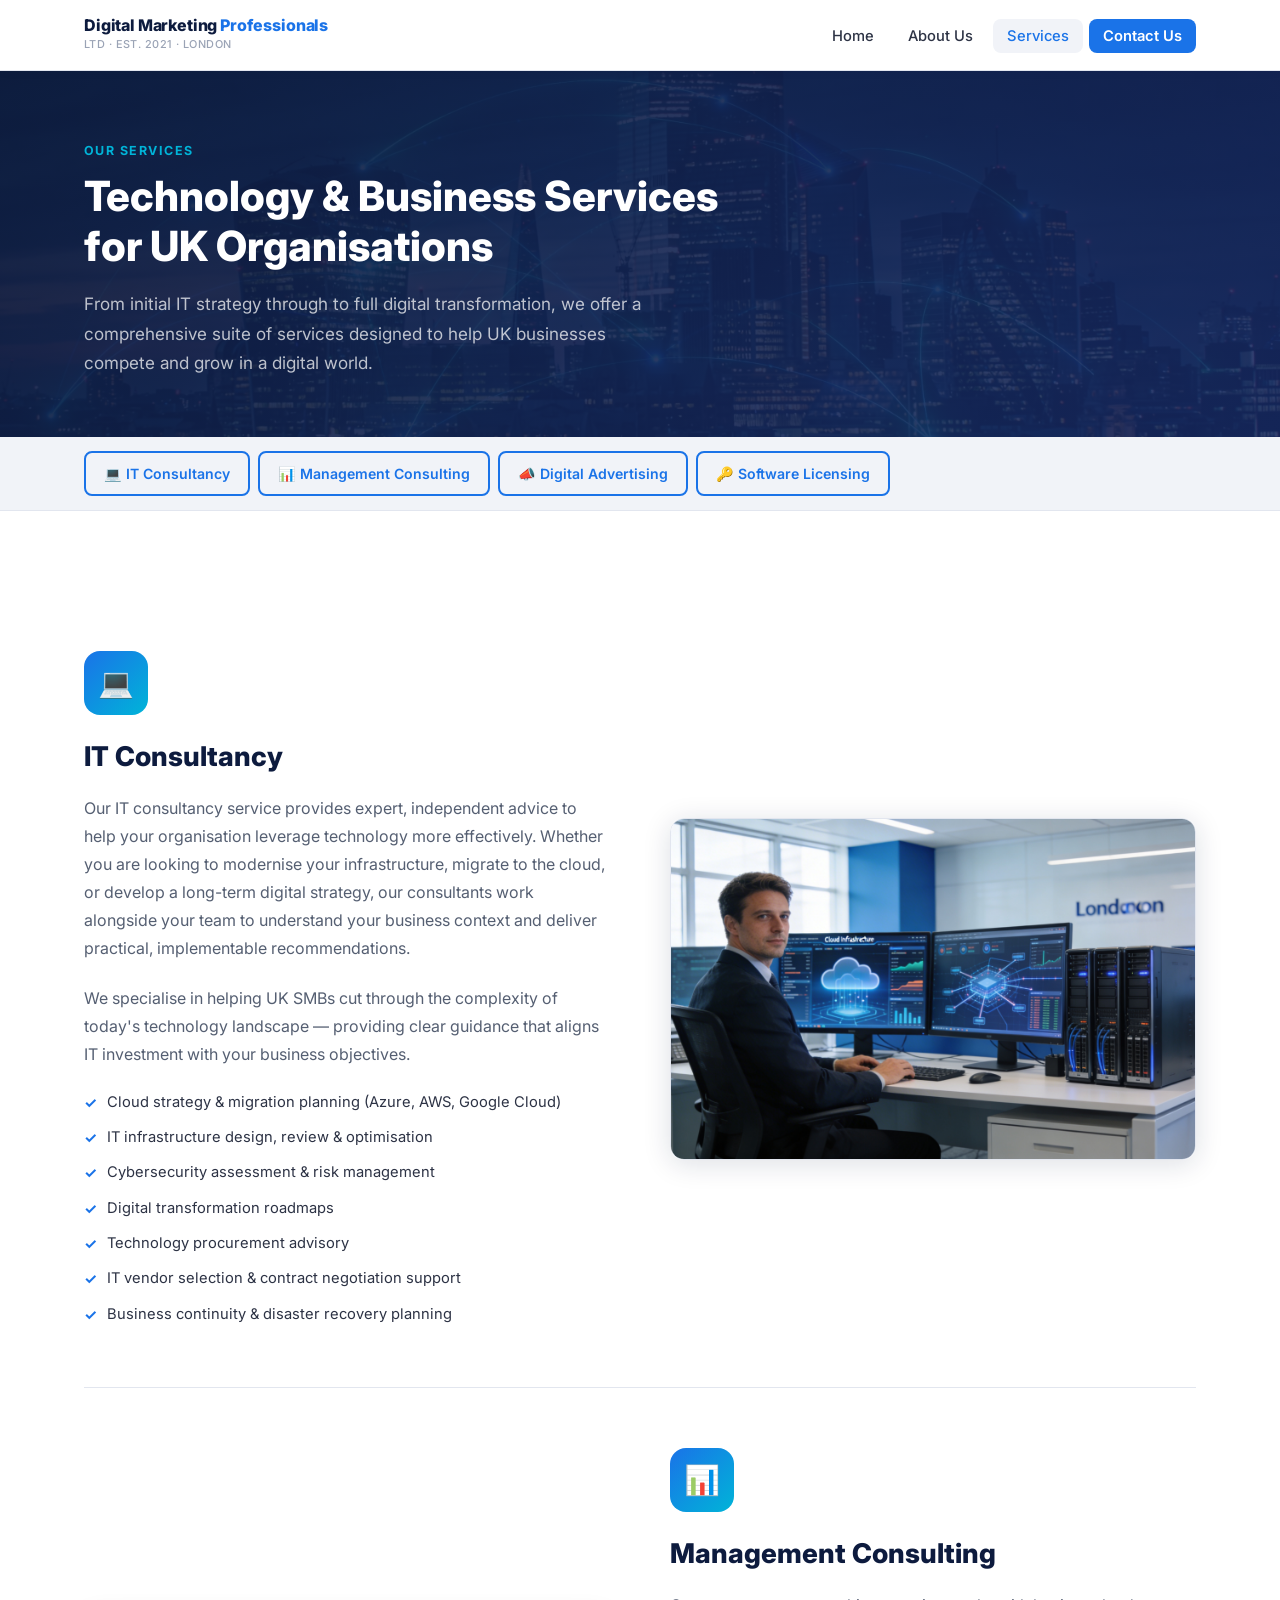
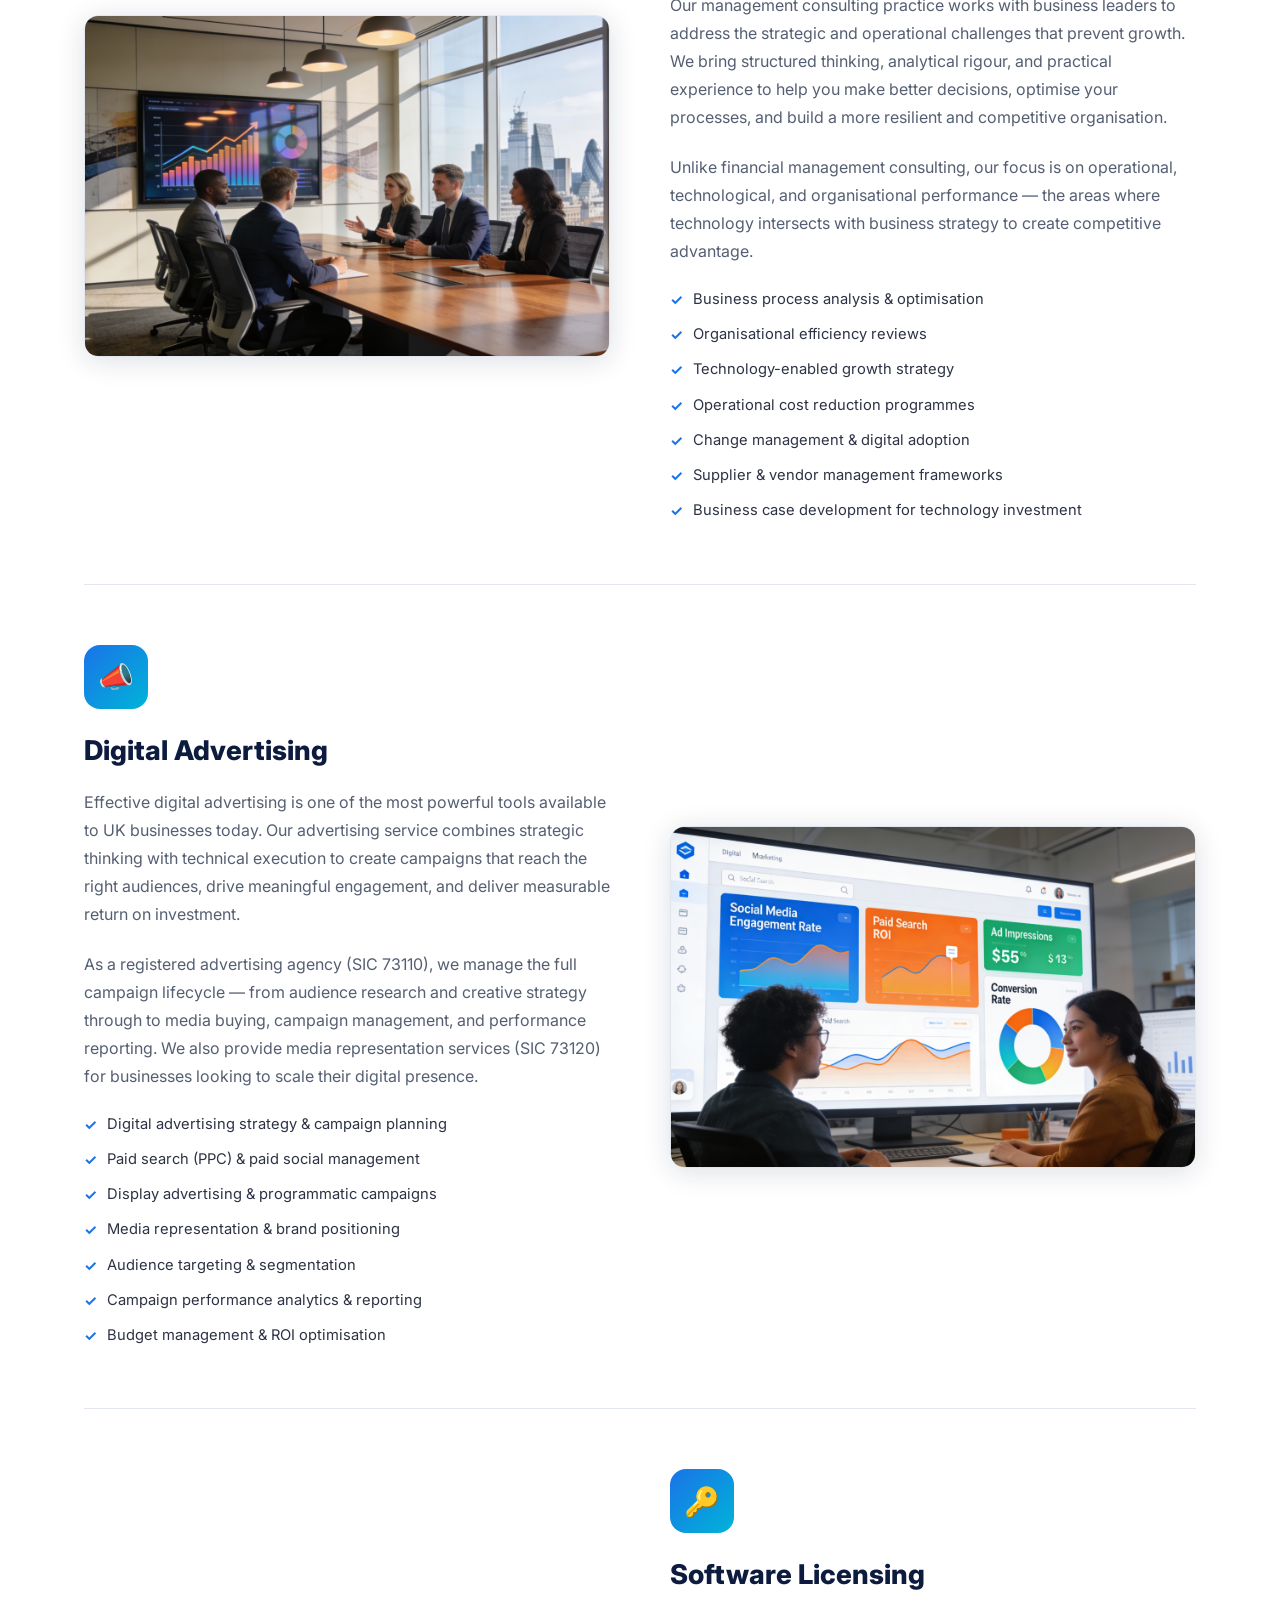
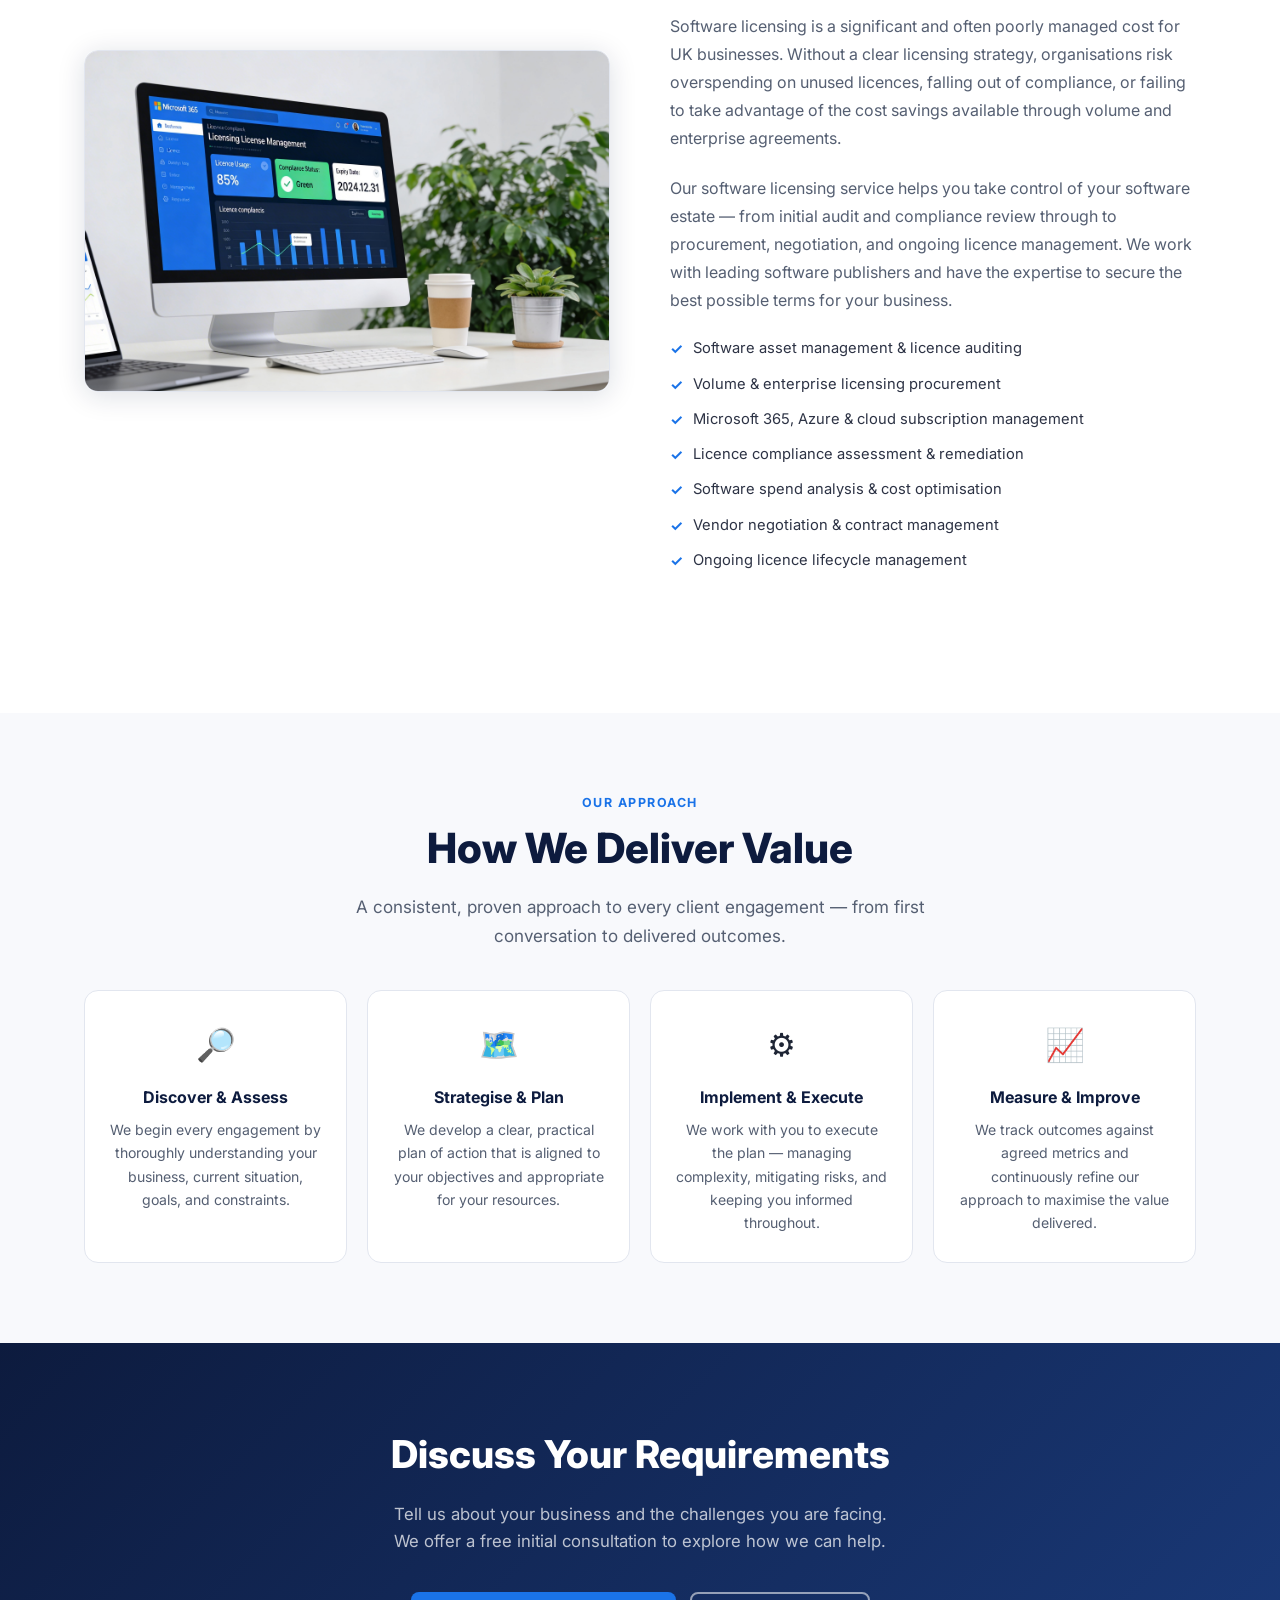
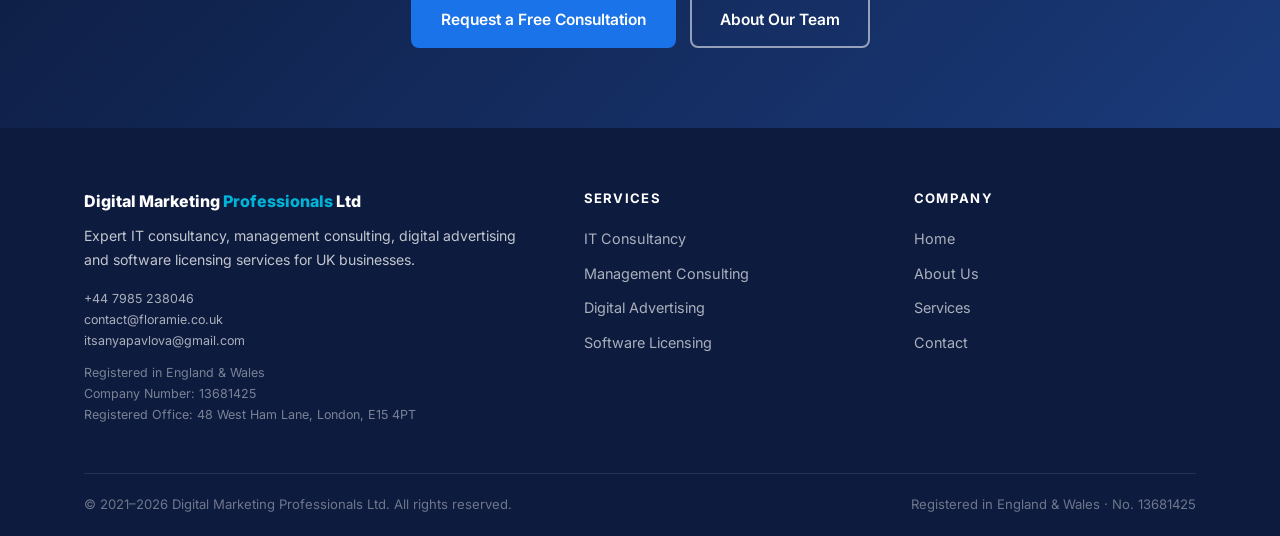
<file: services.html>
<!DOCTYPE html>
<html lang="en">
<head>
  <meta charset="UTF-8" />
  <meta name="viewport" content="width=device-width, initial-scale=1.0" />
  <meta name="description" content="Services offered by Digital Marketing Professionals Ltd — IT Consultancy, Management Consulting, Digital Advertising and Software Licensing for UK businesses." />
  <title>Services | Digital Marketing Professionals Ltd</title>
  <link rel="stylesheet" href="css/styles.css" />
</head>
<body>

  <!-- ===== PRELOADER ===== -->
  <div id="preloader">
    <div class="preloader-logo">Digital Marketing <span>Professionals</span> Ltd</div>
    <div class="preloader-bar"></div>
  </div>

  <!-- ===== HEADER ===== -->
  <header class="site-header">
    <nav class="nav container">
      <a href="index.html" class="nav-logo">
        <span class="nav-logo-name">Digital Marketing<span> Professionals</span></span>
        <span class="nav-logo-tag">Ltd · Est. 2021 · London</span>
      </a>
      <button class="nav-toggle" aria-label="Toggle navigation" aria-expanded="false">
        <span></span><span></span><span></span>
      </button>
      <ul class="nav-links">
        <li><a href="index.html">Home</a></li>
        <li><a href="about.html">About Us</a></li>
        <li><a href="services.html" class="active">Services</a></li>
        <li><a href="contact.html" class="nav-cta">Contact Us</a></li>
      </ul>
    </nav>
  </header>

  <!-- ===== PAGE HERO ===== -->
  <section class="page-hero">
    <div class="container">
      <p class="section-label">Our Services</p>
      <h1 class="section-title">Technology &amp; Business Services<br />for UK Organisations</h1>
      <p class="section-subtitle">
        From initial IT strategy through to full digital transformation, we offer a comprehensive suite of services designed to help UK businesses compete and grow in a digital world.
      </p>
    </div>
  </section>

  <!-- ===== SERVICE NAV ===== -->
  <div style="background: var(--gray-100); border-bottom: 1px solid var(--gray-200); padding: 14px 0;">
    <div class="container" style="display: flex; gap: 8px; flex-wrap: wrap;">
      <a href="#it-consultancy" class="btn btn-outline-dark" style="padding: 9px 18px; font-size: 0.88rem;">💻 IT Consultancy</a>
      <a href="#management-consulting" class="btn btn-outline-dark" style="padding: 9px 18px; font-size: 0.88rem;">📊 Management Consulting</a>
      <a href="#digital-advertising" class="btn btn-outline-dark" style="padding: 9px 18px; font-size: 0.88rem;">📣 Digital Advertising</a>
      <a href="#software-licensing" class="btn btn-outline-dark" style="padding: 9px 18px; font-size: 0.88rem;">🔑 Software Licensing</a>
    </div>
  </div>

  <!-- ===== SERVICE DETAILS ===== -->
  <section class="section">
    <div class="container">

      <!-- IT Consultancy -->
      <div class="service-detail" id="it-consultancy">
        <div>
          <div class="service-detail-icon">💻</div>
          <h2>IT Consultancy</h2>
          <p>
            Our IT consultancy service provides expert, independent advice to help your organisation leverage technology more effectively. Whether you are looking to modernise your infrastructure, migrate to the cloud, or develop a long-term digital strategy, our consultants work alongside your team to understand your business context and deliver practical, implementable recommendations.
          </p>
          <p>
            We specialise in helping UK SMBs cut through the complexity of today's technology landscape — providing clear guidance that aligns IT investment with your business objectives.
          </p>
          <div class="service-features">
            <div class="feature-item"><span class="feature-check">✓</span> Cloud strategy &amp; migration planning (Azure, AWS, Google Cloud)</div>
            <div class="feature-item"><span class="feature-check">✓</span> IT infrastructure design, review &amp; optimisation</div>
            <div class="feature-item"><span class="feature-check">✓</span> Cybersecurity assessment &amp; risk management</div>
            <div class="feature-item"><span class="feature-check">✓</span> Digital transformation roadmaps</div>
            <div class="feature-item"><span class="feature-check">✓</span> Technology procurement advisory</div>
            <div class="feature-item"><span class="feature-check">✓</span> IT vendor selection &amp; contract negotiation support</div>
            <div class="feature-item"><span class="feature-check">✓</span> Business continuity &amp; disaster recovery planning</div>
          </div>
        </div>
        <div class="service-visual-box"><img src="images/it-consultancy.jpg" alt="IT Consultancy — professional at work" /></div>
      </div>

      <!-- Management Consulting -->
      <div class="service-detail reverse" id="management-consulting">
        <div>
          <div class="service-detail-icon">📊</div>
          <h2>Management Consulting</h2>
          <p>
            Our management consulting practice works with business leaders to address the strategic and operational challenges that prevent growth. We bring structured thinking, analytical rigour, and practical experience to help you make better decisions, optimise your processes, and build a more resilient and competitive organisation.
          </p>
          <p>
            Unlike financial management consulting, our focus is on operational, technological, and organisational performance — the areas where technology intersects with business strategy to create competitive advantage.
          </p>
          <div class="service-features">
            <div class="feature-item"><span class="feature-check">✓</span> Business process analysis &amp; optimisation</div>
            <div class="feature-item"><span class="feature-check">✓</span> Organisational efficiency reviews</div>
            <div class="feature-item"><span class="feature-check">✓</span> Technology-enabled growth strategy</div>
            <div class="feature-item"><span class="feature-check">✓</span> Operational cost reduction programmes</div>
            <div class="feature-item"><span class="feature-check">✓</span> Change management &amp; digital adoption</div>
            <div class="feature-item"><span class="feature-check">✓</span> Supplier &amp; vendor management frameworks</div>
            <div class="feature-item"><span class="feature-check">✓</span> Business case development for technology investment</div>
          </div>
        </div>
        <div class="service-visual-box"><img src="images/management-consulting.jpg" alt="Management Consulting — business team strategy" /></div>
      </div>

      <!-- Digital Advertising -->
      <div class="service-detail" id="digital-advertising">
        <div>
          <div class="service-detail-icon">📣</div>
          <h2>Digital Advertising</h2>
          <p>
            Effective digital advertising is one of the most powerful tools available to UK businesses today. Our advertising service combines strategic thinking with technical execution to create campaigns that reach the right audiences, drive meaningful engagement, and deliver measurable return on investment.
          </p>
          <p>
            As a registered advertising agency (SIC 73110), we manage the full campaign lifecycle — from audience research and creative strategy through to media buying, campaign management, and performance reporting. We also provide media representation services (SIC 73120) for businesses looking to scale their digital presence.
          </p>
          <div class="service-features">
            <div class="feature-item"><span class="feature-check">✓</span> Digital advertising strategy &amp; campaign planning</div>
            <div class="feature-item"><span class="feature-check">✓</span> Paid search (PPC) &amp; paid social management</div>
            <div class="feature-item"><span class="feature-check">✓</span> Display advertising &amp; programmatic campaigns</div>
            <div class="feature-item"><span class="feature-check">✓</span> Media representation &amp; brand positioning</div>
            <div class="feature-item"><span class="feature-check">✓</span> Audience targeting &amp; segmentation</div>
            <div class="feature-item"><span class="feature-check">✓</span> Campaign performance analytics &amp; reporting</div>
            <div class="feature-item"><span class="feature-check">✓</span> Budget management &amp; ROI optimisation</div>
          </div>
        </div>
        <div class="service-visual-box"><img src="images/digital-advertising.jpg" alt="Digital Advertising — campaign dashboards" /></div>
      </div>

      <!-- Software Licensing -->
      <div class="service-detail reverse" id="software-licensing">
        <div>
          <div class="service-detail-icon">🔑</div>
          <h2>Software Licensing</h2>
          <p>
            Software licensing is a significant and often poorly managed cost for UK businesses. Without a clear licensing strategy, organisations risk overspending on unused licences, falling out of compliance, or failing to take advantage of the cost savings available through volume and enterprise agreements.
          </p>
          <p>
            Our software licensing service helps you take control of your software estate — from initial audit and compliance review through to procurement, negotiation, and ongoing licence management. We work with leading software publishers and have the expertise to secure the best possible terms for your business.
          </p>
          <div class="service-features">
            <div class="feature-item"><span class="feature-check">✓</span> Software asset management &amp; licence auditing</div>
            <div class="feature-item"><span class="feature-check">✓</span> Volume &amp; enterprise licensing procurement</div>
            <div class="feature-item"><span class="feature-check">✓</span> Microsoft 365, Azure &amp; cloud subscription management</div>
            <div class="feature-item"><span class="feature-check">✓</span> Licence compliance assessment &amp; remediation</div>
            <div class="feature-item"><span class="feature-check">✓</span> Software spend analysis &amp; cost optimisation</div>
            <div class="feature-item"><span class="feature-check">✓</span> Vendor negotiation &amp; contract management</div>
            <div class="feature-item"><span class="feature-check">✓</span> Ongoing licence lifecycle management</div>
          </div>
        </div>
        <div class="service-visual-box"><img src="images/software-licensing.jpg" alt="Software Licensing — licence management" /></div>
      </div>

    </div>
  </section>

  <!-- ===== WHY US ===== -->
  <section class="section section--alt">
    <div class="container">
      <div class="text-center">
        <p class="section-label">Our Approach</p>
        <h2 class="section-title">How We Deliver Value</h2>
        <p class="section-subtitle">A consistent, proven approach to every client engagement — from first conversation to delivered outcomes.</p>
      </div>
      <div class="values-grid" style="margin-top: 40px;">
        <div class="value-card">
          <div class="value-icon">🔎</div>
          <h3>Discover &amp; Assess</h3>
          <p>We begin every engagement by thoroughly understanding your business, current situation, goals, and constraints.</p>
        </div>
        <div class="value-card">
          <div class="value-icon">🗺️</div>
          <h3>Strategise &amp; Plan</h3>
          <p>We develop a clear, practical plan of action that is aligned to your objectives and appropriate for your resources.</p>
        </div>
        <div class="value-card">
          <div class="value-icon">⚙️</div>
          <h3>Implement &amp; Execute</h3>
          <p>We work with you to execute the plan — managing complexity, mitigating risks, and keeping you informed throughout.</p>
        </div>
        <div class="value-card">
          <div class="value-icon">📈</div>
          <h3>Measure &amp; Improve</h3>
          <p>We track outcomes against agreed metrics and continuously refine our approach to maximise the value delivered.</p>
        </div>
      </div>
    </div>
  </section>

  <!-- ===== CTA ===== -->
  <section class="cta-section">
    <div class="container">
      <h2>Discuss Your Requirements</h2>
      <p>Tell us about your business and the challenges you are facing. We offer a free initial consultation to explore how we can help.</p>
      <div class="cta-actions">
        <a href="contact.html" class="btn btn-primary">Request a Free Consultation</a>
        <a href="about.html" class="btn btn-outline">About Our Team</a>
      </div>
    </div>
  </section>

  <!-- ===== FOOTER ===== -->
  <footer class="site-footer">
    <div class="container">
      <div class="footer-grid">
        <div>
          <div class="footer-brand-name">Digital Marketing <span>Professionals</span> Ltd</div>
          <p class="footer-tagline">Expert IT consultancy, management consulting, digital advertising and software licensing services for UK businesses.</p>
          <p class="footer-reg" style="margin-bottom: 10px;">
            <a href="tel:+447985238046" style="color: rgba(255,255,255,0.65);">+44 7985 238046</a><br />
            <a href="mailto:contact@floramie.co.uk" style="color: rgba(255,255,255,0.65);">contact@floramie.co.uk</a><br />
            <a href="mailto:itsanyapavlova@gmail.com" style="color: rgba(255,255,255,0.65);">itsanyapavlova@gmail.com</a>
          </p>
          <p class="footer-reg">
            Registered in England &amp; Wales<br />
            Company Number: 13681425<br />
            Registered Office: 48 West Ham Lane, London, E15 4PT
          </p>
        </div>
        <div class="footer-col">
          <h4>Services</h4>
          <ul>
            <li><a href="#it-consultancy">IT Consultancy</a></li>
            <li><a href="#management-consulting">Management Consulting</a></li>
            <li><a href="#digital-advertising">Digital Advertising</a></li>
            <li><a href="#software-licensing">Software Licensing</a></li>
          </ul>
        </div>
        <div class="footer-col">
          <h4>Company</h4>
          <ul>
            <li><a href="index.html">Home</a></li>
            <li><a href="about.html">About Us</a></li>
            <li><a href="services.html">Services</a></li>
            <li><a href="contact.html">Contact</a></li>
          </ul>
        </div>
      </div>
      <div class="footer-bottom">
        <span>&copy; 2021–2026 Digital Marketing Professionals Ltd. All rights reserved.</span>
        <span>Registered in England &amp; Wales · No. 13681425</span>
      </div>
    </div>
  </footer>

  <script src="js/main.js"></script>
</body>
</html>
</file>
<file: css/styles.css>
/* ============================================================
   Digital Marketing Professionals Ltd — Global Styles
   ============================================================ */

@import url('https://fonts.googleapis.com/css2?family=Inter:wght@300;400;500;600;700;800&display=swap');

/* === CSS Variables === */
:root {
  --navy:       #0d1b3e;
  --navy-light: #162553;
  --blue:       #1a73e8;
  --blue-dark:  #1557b0;
  --teal:       #00b4d8;
  --white:      #ffffff;
  --off-white:  #f8f9fc;
  --gray-100:   #f1f3f8;
  --gray-200:   #e2e6ef;
  --gray-400:   #9aa3b5;
  --gray-600:   #555f72;
  --gray-800:   #2d3345;
  --text:       #1e2535;
  --radius:     8px;
  --radius-lg:  14px;
  --shadow:     0 2px 16px rgba(13,27,62,0.10);
  --shadow-md:  0 4px 28px rgba(13,27,62,0.14);
  --transition: 0.22s ease;
}

/* === Preloader === */
#preloader {
  position: fixed;
  inset: 0;
  background: var(--navy);
  z-index: 9999;
  display: flex;
  flex-direction: column;
  align-items: center;
  justify-content: center;
  gap: 20px;
  transition: opacity 0.5s ease, visibility 0.5s ease;
}

#preloader.hidden {
  opacity: 0;
  visibility: hidden;
  pointer-events: none;
}

.preloader-logo {
  font-size: 1.1rem;
  font-weight: 800;
  color: var(--white);
  letter-spacing: -0.01em;
  opacity: 0;
  animation: fadeUp 0.5s ease 0.1s forwards;
}

.preloader-logo span { color: var(--teal); }

.preloader-bar {
  width: 160px;
  height: 2px;
  background: rgba(255,255,255,0.15);
  border-radius: 2px;
  overflow: hidden;
  opacity: 0;
  animation: fadeUp 0.5s ease 0.2s forwards;
}

.preloader-bar::after {
  content: '';
  display: block;
  height: 100%;
  width: 0%;
  background: linear-gradient(90deg, var(--blue), var(--teal));
  border-radius: 2px;
  animation: load 0.55s ease 0.3s forwards;
}

@keyframes load {
  to { width: 100%; }
}

@keyframes fadeUp {
  from { opacity: 0; transform: translateY(10px); }
  to   { opacity: 1; transform: translateY(0); }
}

/* === Page Fade-in === */
body { opacity: 0; animation: pageFade 0.4s ease 0.65s forwards; }

@keyframes pageFade {
  to { opacity: 1; }
}

/* === Scroll Animations === */
.fade-in {
  opacity: 0;
  transform: translateY(24px);
  transition: opacity 0.6s ease, transform 0.6s ease;
}

.fade-in.visible {
  opacity: 1;
  transform: translateY(0);
}

/* === Reset & Base === */
*, *::before, *::after { box-sizing: border-box; margin: 0; padding: 0; }

html { scroll-behavior: smooth; font-size: 16px; }

body {
  font-family: 'Inter', system-ui, sans-serif;
  color: var(--text);
  background: var(--white);
  line-height: 1.65;
  -webkit-font-smoothing: antialiased;
}

img { max-width: 100%; display: block; }
a { color: var(--blue); text-decoration: none; transition: color var(--transition); }
a:hover { color: var(--blue-dark); }
ul { list-style: none; }

/* === Utility === */
.container {
  max-width: 1160px;
  margin: 0 auto;
  padding: 0 24px;
}

.section { padding: 80px 0; }
.section--alt { background: var(--off-white); }
.section--dark { background: var(--navy); color: var(--white); }

.section-label {
  font-size: 0.78rem;
  font-weight: 700;
  letter-spacing: 0.12em;
  text-transform: uppercase;
  color: var(--blue);
  margin-bottom: 10px;
}

.section-title {
  font-size: clamp(1.75rem, 3.5vw, 2.6rem);
  font-weight: 800;
  color: var(--navy);
  line-height: 1.2;
  margin-bottom: 18px;
}

.section--dark .section-title { color: var(--white); }

.section-subtitle {
  font-size: 1.07rem;
  color: var(--gray-600);
  max-width: 580px;
  line-height: 1.7;
}

.section--dark .section-subtitle { color: rgba(255,255,255,0.75); }

.text-center { text-align: center; }
.text-center .section-subtitle { margin: 0 auto; }

.btn {
  display: inline-flex;
  align-items: center;
  gap: 8px;
  padding: 13px 28px;
  border-radius: var(--radius);
  font-weight: 600;
  font-size: 0.97rem;
  cursor: pointer;
  transition: all var(--transition);
  border: 2px solid transparent;
}

.btn-primary {
  background: var(--blue);
  color: var(--white);
}
.btn-primary:hover {
  background: var(--blue-dark);
  color: var(--white);
  transform: translateY(-1px);
  box-shadow: 0 6px 20px rgba(26,115,232,0.35);
}

.btn-outline {
  background: transparent;
  color: var(--white);
  border-color: rgba(255,255,255,0.55);
}
.btn-outline:hover {
  background: rgba(255,255,255,0.12);
  color: var(--white);
  border-color: var(--white);
}

.btn-outline-dark {
  background: transparent;
  color: var(--blue);
  border-color: var(--blue);
}
.btn-outline-dark:hover {
  background: var(--blue);
  color: var(--white);
}

/* === Header / Nav === */
.site-header {
  position: sticky;
  top: 0;
  z-index: 100;
  background: var(--white);
  border-bottom: 1px solid var(--gray-200);
  box-shadow: 0 1px 8px rgba(13,27,62,0.07);
}

.nav {
  display: flex;
  align-items: center;
  justify-content: space-between;
  height: 70px;
}

.nav-logo {
  display: flex;
  flex-direction: column;
  gap: 1px;
  text-decoration: none;
}

.nav-logo-name {
  font-size: 1rem;
  font-weight: 800;
  color: var(--navy);
  line-height: 1.15;
  letter-spacing: -0.01em;
}

.nav-logo-name span { color: var(--blue); }

.nav-logo-tag {
  font-size: 0.68rem;
  font-weight: 500;
  color: var(--gray-400);
  letter-spacing: 0.04em;
  text-transform: uppercase;
}

.nav-links {
  display: flex;
  align-items: center;
  gap: 6px;
}

.nav-links a {
  padding: 8px 14px;
  border-radius: var(--radius);
  font-size: 0.92rem;
  font-weight: 500;
  color: var(--gray-800);
  transition: all var(--transition);
}

.nav-links a:hover,
.nav-links a.active {
  color: var(--blue);
  background: var(--gray-100);
}

.nav-cta {
  background: var(--blue) !important;
  color: var(--white) !important;
  font-weight: 600 !important;
}

.nav-cta:hover {
  background: var(--blue-dark) !important;
}

.nav-toggle {
  display: none;
  flex-direction: column;
  gap: 5px;
  cursor: pointer;
  padding: 6px;
  border: none;
  background: none;
}

.nav-toggle span {
  display: block;
  width: 24px;
  height: 2px;
  background: var(--navy);
  border-radius: 2px;
  transition: all var(--transition);
}

/* === Footer === */
.site-footer {
  background: var(--navy);
  color: rgba(255,255,255,0.75);
  padding: 60px 0 0;
}

.footer-grid {
  display: grid;
  grid-template-columns: 1.6fr 1fr 1fr;
  gap: 48px;
  padding-bottom: 48px;
}

.footer-brand-name {
  font-size: 1rem;
  font-weight: 800;
  color: var(--white);
  margin-bottom: 10px;
}

.footer-brand-name span { color: var(--teal); }

.footer-tagline {
  font-size: 0.88rem;
  line-height: 1.7;
  margin-bottom: 16px;
}

.footer-reg {
  font-size: 0.78rem;
  color: rgba(255,255,255,0.45);
  line-height: 1.7;
}

.footer-col h4 {
  font-size: 0.82rem;
  font-weight: 700;
  text-transform: uppercase;
  letter-spacing: 0.1em;
  color: var(--white);
  margin-bottom: 16px;
}

.footer-col ul li {
  margin-bottom: 8px;
}

.footer-col ul a {
  font-size: 0.9rem;
  color: rgba(255,255,255,0.65);
  transition: color var(--transition);
}

.footer-col ul a:hover { color: var(--teal); }

.footer-bottom {
  border-top: 1px solid rgba(255,255,255,0.1);
  padding: 20px 0;
  display: flex;
  justify-content: space-between;
  align-items: center;
  font-size: 0.82rem;
  color: rgba(255,255,255,0.4);
}

/* === Home: Hero === */
.hero {
  background: linear-gradient(135deg, rgba(13,27,62,0.90) 0%, rgba(22,40,96,0.88) 60%, rgba(30,58,122,0.85) 100%), url('../images/hero.jpg') center/cover no-repeat;
  color: var(--white);
  padding: 100px 0 90px;
  position: relative;
  overflow: hidden;
}

.hero::before {
  content: '';
  position: absolute;
  top: -30%;
  right: -10%;
  width: 600px;
  height: 600px;
  background: radial-gradient(circle, rgba(26,115,232,0.18) 0%, transparent 70%);
  pointer-events: none;
}

.hero-inner {
  display: grid;
  grid-template-columns: 1fr 1fr;
  gap: 60px;
  align-items: center;
}

.hero-badge {
  display: inline-flex;
  align-items: center;
  gap: 8px;
  background: rgba(255,255,255,0.1);
  border: 1px solid rgba(255,255,255,0.2);
  border-radius: 100px;
  padding: 6px 14px;
  font-size: 0.78rem;
  font-weight: 600;
  letter-spacing: 0.04em;
  color: rgba(255,255,255,0.9);
  margin-bottom: 22px;
}

.hero-badge-dot {
  width: 7px;
  height: 7px;
  background: var(--teal);
  border-radius: 50%;
  animation: pulse 2s infinite;
}

@keyframes pulse {
  0%, 100% { opacity: 1; }
  50% { opacity: 0.4; }
}

.hero h1 {
  font-size: clamp(2rem, 4vw, 3.2rem);
  font-weight: 800;
  line-height: 1.15;
  margin-bottom: 22px;
  letter-spacing: -0.02em;
}

.hero h1 span { color: var(--teal); }

.hero-desc {
  font-size: 1.1rem;
  color: rgba(255,255,255,0.78);
  line-height: 1.75;
  margin-bottom: 36px;
  max-width: 480px;
}

.hero-actions {
  display: flex;
  gap: 14px;
  flex-wrap: wrap;
}

.hero-visual {
  display: flex;
  flex-direction: column;
  gap: 14px;
}

.hero-card {
  background: rgba(255,255,255,0.07);
  border: 1px solid rgba(255,255,255,0.14);
  border-radius: var(--radius-lg);
  padding: 20px 24px;
  display: flex;
  align-items: center;
  gap: 16px;
  backdrop-filter: blur(8px);
}

.hero-card-icon {
  width: 44px;
  height: 44px;
  background: rgba(26,115,232,0.3);
  border-radius: 10px;
  display: flex;
  align-items: center;
  justify-content: center;
  font-size: 1.3rem;
  flex-shrink: 0;
}

.hero-card-text strong {
  display: block;
  font-size: 0.95rem;
  font-weight: 600;
  color: var(--white);
}

.hero-card-text span {
  font-size: 0.82rem;
  color: rgba(255,255,255,0.6);
}

/* === Trust Bar === */
.trust-bar {
  background: var(--navy-light);
  padding: 20px 0;
}

.trust-bar-inner {
  display: flex;
  align-items: center;
  justify-content: center;
  gap: 40px;
  flex-wrap: wrap;
}

.trust-item {
  display: flex;
  align-items: center;
  gap: 10px;
  color: rgba(255,255,255,0.8);
  font-size: 0.88rem;
  font-weight: 500;
}

.trust-item-icon {
  font-size: 1.1rem;
}

/* === Services Preview === */
.services-grid {
  display: grid;
  grid-template-columns: repeat(auto-fit, minmax(250px, 1fr));
  gap: 24px;
  margin-top: 48px;
}

.service-card {
  background: var(--white);
  border: 1px solid var(--gray-200);
  border-radius: var(--radius-lg);
  padding: 0;
  transition: all var(--transition);
  position: relative;
  overflow: hidden;
}

.service-card-body {
  padding: 24px 28px 32px;
}

.service-card::before {
  content: '';
  position: absolute;
  top: 0; left: 0; right: 0;
  height: 3px;
  background: linear-gradient(90deg, var(--blue), var(--teal));
  opacity: 0;
  transition: opacity var(--transition);
}

.service-card:hover {
  box-shadow: var(--shadow-md);
  transform: translateY(-3px);
  border-color: var(--gray-100);
}

.service-card:hover::before { opacity: 1; }

.service-card-img {
  width: 100%;
  height: 190px;
  object-fit: cover;
  display: block;
  border-radius: var(--radius-lg) var(--radius-lg) 0 0;
  transition: transform 0.4s ease;
}

.service-card:hover .service-card-img { transform: scale(1.04); }

.service-icon {
  width: 52px;
  height: 52px;
  background: var(--gray-100);
  border-radius: 12px;
  display: flex;
  align-items: center;
  justify-content: center;
  font-size: 1.5rem;
  margin-bottom: 18px;
  transition: background var(--transition);
}

.service-card:hover .service-icon {
  background: rgba(26,115,232,0.1);
}

.service-card h3 {
  font-size: 1.07rem;
  font-weight: 700;
  color: var(--navy);
  margin-bottom: 10px;
}

.service-card p {
  font-size: 0.9rem;
  color: var(--gray-600);
  line-height: 1.65;
}

.service-card-link {
  display: inline-flex;
  align-items: center;
  gap: 6px;
  margin-top: 16px;
  font-size: 0.88rem;
  font-weight: 600;
  color: var(--blue);
}

.service-card-link:hover { gap: 10px; }

/* === Stats === */
.stats-grid {
  display: grid;
  grid-template-columns: repeat(4, 1fr);
  gap: 2px;
  background: rgba(255,255,255,0.1);
  border-radius: var(--radius-lg);
  overflow: hidden;
  margin-top: 48px;
}

.stat-item {
  background: var(--navy-light);
  padding: 36px 28px;
  text-align: center;
}

.stat-number {
  font-size: 2.4rem;
  font-weight: 800;
  color: var(--teal);
  line-height: 1;
  margin-bottom: 6px;
}

.stat-label {
  font-size: 0.85rem;
  color: rgba(255,255,255,0.65);
  font-weight: 500;
}

/* === CTA Section === */
.cta-section {
  background: linear-gradient(135deg, var(--navy), #1a3a7a);
  padding: 80px 0;
  text-align: center;
}

.cta-section h2 {
  font-size: clamp(1.75rem, 3vw, 2.4rem);
  font-weight: 800;
  color: var(--white);
  margin-bottom: 14px;
}

.cta-section p {
  font-size: 1.05rem;
  color: rgba(255,255,255,0.72);
  max-width: 520px;
  margin: 0 auto 36px;
}

.cta-actions {
  display: flex;
  gap: 14px;
  justify-content: center;
  flex-wrap: wrap;
}

/* === About: Team Bio === */
.founder-bio {
  display: grid;
  grid-template-columns: auto 1fr;
  gap: 36px;
  align-items: start;
  background: var(--white);
  border: 1px solid var(--gray-200);
  border-radius: var(--radius-lg);
  padding: 36px;
  box-shadow: var(--shadow);
  margin-top: 48px;
}

.founder-avatar {
  width: 110px;
  height: 110px;
  border-radius: 50%;
  overflow: hidden;
  flex-shrink: 0;
  border: 3px solid var(--blue);
  box-shadow: 0 4px 16px rgba(26,115,232,0.25);
}

.founder-avatar img {
  width: 100%;
  height: 100%;
  object-fit: cover;
  object-position: top center;
}

.founder-name {
  font-size: 1.3rem;
  font-weight: 800;
  color: var(--navy);
  margin-bottom: 4px;
}

.founder-title {
  font-size: 0.9rem;
  font-weight: 600;
  color: var(--blue);
  margin-bottom: 14px;
}

.founder-bio-text {
  font-size: 0.95rem;
  color: var(--gray-600);
  line-height: 1.75;
}

.founder-tags {
  display: flex;
  flex-wrap: wrap;
  gap: 8px;
  margin-top: 16px;
}

.tag {
  background: var(--gray-100);
  color: var(--navy);
  font-size: 0.78rem;
  font-weight: 600;
  padding: 5px 12px;
  border-radius: 100px;
}

/* === Values Grid === */
.values-grid {
  display: grid;
  grid-template-columns: repeat(auto-fit, minmax(220px, 1fr));
  gap: 20px;
  margin-top: 40px;
}

.value-card {
  background: var(--white);
  border: 1px solid var(--gray-200);
  border-radius: var(--radius-lg);
  padding: 28px 24px;
  text-align: center;
}

.value-icon {
  font-size: 2rem;
  margin-bottom: 12px;
}

.value-card h3 {
  font-size: 1rem;
  font-weight: 700;
  color: var(--navy);
  margin-bottom: 8px;
}

.value-card p {
  font-size: 0.88rem;
  color: var(--gray-600);
  line-height: 1.65;
}

/* === Timeline === */
.timeline {
  margin-top: 40px;
  position: relative;
  padding-left: 28px;
}

.timeline::before {
  content: '';
  position: absolute;
  left: 0;
  top: 8px;
  bottom: 0;
  width: 2px;
  background: var(--gray-200);
}

.timeline-item {
  position: relative;
  margin-bottom: 32px;
}

.timeline-item::before {
  content: '';
  position: absolute;
  left: -33px;
  top: 7px;
  width: 12px;
  height: 12px;
  background: var(--blue);
  border-radius: 50%;
  border: 2px solid var(--white);
  box-shadow: 0 0 0 2px var(--blue);
}

.timeline-year {
  font-size: 0.78rem;
  font-weight: 700;
  color: var(--blue);
  text-transform: uppercase;
  letter-spacing: 0.08em;
  margin-bottom: 4px;
}

.timeline-item h3 {
  font-size: 1rem;
  font-weight: 700;
  color: var(--navy);
  margin-bottom: 6px;
}

.timeline-item p {
  font-size: 0.9rem;
  color: var(--gray-600);
  line-height: 1.65;
}

/* === Services Page: Detail === */
.service-detail {
  display: grid;
  grid-template-columns: 1fr 1fr;
  gap: 60px;
  align-items: center;
  padding: 60px 0;
  border-bottom: 1px solid var(--gray-200);
}

.service-detail:last-of-type { border-bottom: none; }

.service-detail.reverse { direction: rtl; }
.service-detail.reverse > * { direction: ltr; }

.service-detail-icon {
  width: 64px;
  height: 64px;
  background: linear-gradient(135deg, var(--blue), var(--teal));
  border-radius: 16px;
  display: flex;
  align-items: center;
  justify-content: center;
  font-size: 1.8rem;
  margin-bottom: 20px;
}

.service-detail h2 {
  font-size: 1.7rem;
  font-weight: 800;
  color: var(--navy);
  margin-bottom: 14px;
}

.service-detail p {
  color: var(--gray-600);
  line-height: 1.75;
  margin-bottom: 22px;
}

.service-features {
  display: flex;
  flex-direction: column;
  gap: 10px;
}

.feature-item {
  display: flex;
  align-items: flex-start;
  gap: 10px;
  font-size: 0.92rem;
  color: var(--gray-800);
}

.feature-check {
  color: var(--blue);
  font-weight: 700;
  flex-shrink: 0;
  margin-top: 1px;
}

.service-visual-box {
  border-radius: var(--radius-lg);
  min-height: 340px;
  overflow: hidden;
  border: 1px solid var(--gray-200);
  box-shadow: var(--shadow-md);
}

.service-visual-box img {
  width: 100%;
  height: 100%;
  object-fit: cover;
  display: block;
  min-height: 340px;
  transition: transform 0.4s ease;
}

.service-visual-box:hover img {
  transform: scale(1.03);
}

/* === Contact === */
.contact-grid {
  display: grid;
  grid-template-columns: 1fr 1.4fr;
  gap: 48px;
  align-items: start;
  margin-top: 48px;
}

.contact-info {
  display: flex;
  flex-direction: column;
  gap: 24px;
}

.contact-item {
  display: flex;
  gap: 16px;
  align-items: flex-start;
}

.contact-item-icon {
  width: 44px;
  height: 44px;
  background: var(--gray-100);
  border-radius: 10px;
  display: flex;
  align-items: center;
  justify-content: center;
  font-size: 1.2rem;
  flex-shrink: 0;
}

.contact-item-body strong {
  display: block;
  font-size: 0.85rem;
  font-weight: 700;
  color: var(--navy);
  text-transform: uppercase;
  letter-spacing: 0.06em;
  margin-bottom: 4px;
}

.contact-item-body p,
.contact-item-body address {
  font-size: 0.92rem;
  color: var(--gray-600);
  font-style: normal;
  line-height: 1.65;
}

.contact-form-wrap {
  background: var(--white);
  border: 1px solid var(--gray-200);
  border-radius: var(--radius-lg);
  padding: 36px;
  box-shadow: var(--shadow);
}

.contact-form-wrap h3 {
  font-size: 1.2rem;
  font-weight: 700;
  color: var(--navy);
  margin-bottom: 24px;
}

.form-group {
  margin-bottom: 18px;
}

.form-group label {
  display: block;
  font-size: 0.85rem;
  font-weight: 600;
  color: var(--navy);
  margin-bottom: 7px;
}

.form-group input,
.form-group select,
.form-group textarea {
  width: 100%;
  padding: 12px 14px;
  border: 1.5px solid var(--gray-200);
  border-radius: var(--radius);
  font-size: 0.93rem;
  font-family: inherit;
  color: var(--text);
  background: var(--white);
  transition: border-color var(--transition);
  outline: none;
}

.form-group input:focus,
.form-group select:focus,
.form-group textarea:focus {
  border-color: var(--blue);
  box-shadow: 0 0 0 3px rgba(26,115,232,0.12);
}

.form-group textarea { resize: vertical; min-height: 130px; }

.form-row {
  display: grid;
  grid-template-columns: 1fr 1fr;
  gap: 14px;
}

/* === Map Placeholder === */
.map-placeholder {
  background: var(--gray-100);
  border-radius: var(--radius-lg);
  height: 260px;
  display: flex;
  flex-direction: column;
  align-items: center;
  justify-content: center;
  gap: 10px;
  color: var(--gray-400);
  font-size: 0.9rem;
  margin-top: 32px;
  border: 1px solid var(--gray-200);
}

.map-placeholder-icon { font-size: 2.5rem; }

/* === Page Hero (inner pages) === */
.page-hero {
  background: linear-gradient(135deg, rgba(13,27,62,0.92) 0%, rgba(22,40,96,0.88) 100%), url('../images/hero.jpg') center/cover no-repeat;
  color: var(--white);
  padding: 70px 0 60px;
}

.page-hero .section-label { color: var(--teal); }

.page-hero .section-title { color: var(--white); }

.page-hero .section-subtitle { color: rgba(255,255,255,0.72); }

/* === Registration Box === */
.reg-box {
  background: var(--gray-100);
  border-left: 4px solid var(--blue);
  border-radius: 0 var(--radius) var(--radius) 0;
  padding: 18px 22px;
  font-size: 0.85rem;
  color: var(--gray-600);
  line-height: 1.75;
  margin-top: 24px;
}

.reg-box strong { color: var(--navy); }

/* === Responsive === */
@media (max-width: 900px) {
  .hero-inner { grid-template-columns: 1fr; }
  .hero-visual { display: none; }
  .footer-grid { grid-template-columns: 1fr 1fr; }
  .stats-grid { grid-template-columns: repeat(2, 1fr); }
  .service-detail { grid-template-columns: 1fr; gap: 32px; }
  .service-detail.reverse { direction: ltr; }
  .contact-grid { grid-template-columns: 1fr; }
  .founder-bio { grid-template-columns: 1fr; }
  .founder-avatar { width: 72px; height: 72px; font-size: 1.8rem; }
}

@media (max-width: 640px) {
  .section { padding: 56px 0; }
  .nav-links { display: none; position: absolute; top: 70px; left: 0; right: 0; background: var(--white); flex-direction: column; padding: 16px; box-shadow: var(--shadow-md); border-top: 1px solid var(--gray-200); gap: 4px; }
  .nav-links.open { display: flex; }
  .nav-toggle { display: flex; }
  .footer-grid { grid-template-columns: 1fr; gap: 32px; }
  .footer-bottom { flex-direction: column; gap: 8px; text-align: center; }
  .stats-grid { grid-template-columns: repeat(2, 1fr); }
  .form-row { grid-template-columns: 1fr; }
  .trust-bar-inner { gap: 20px; }
}
</file>
